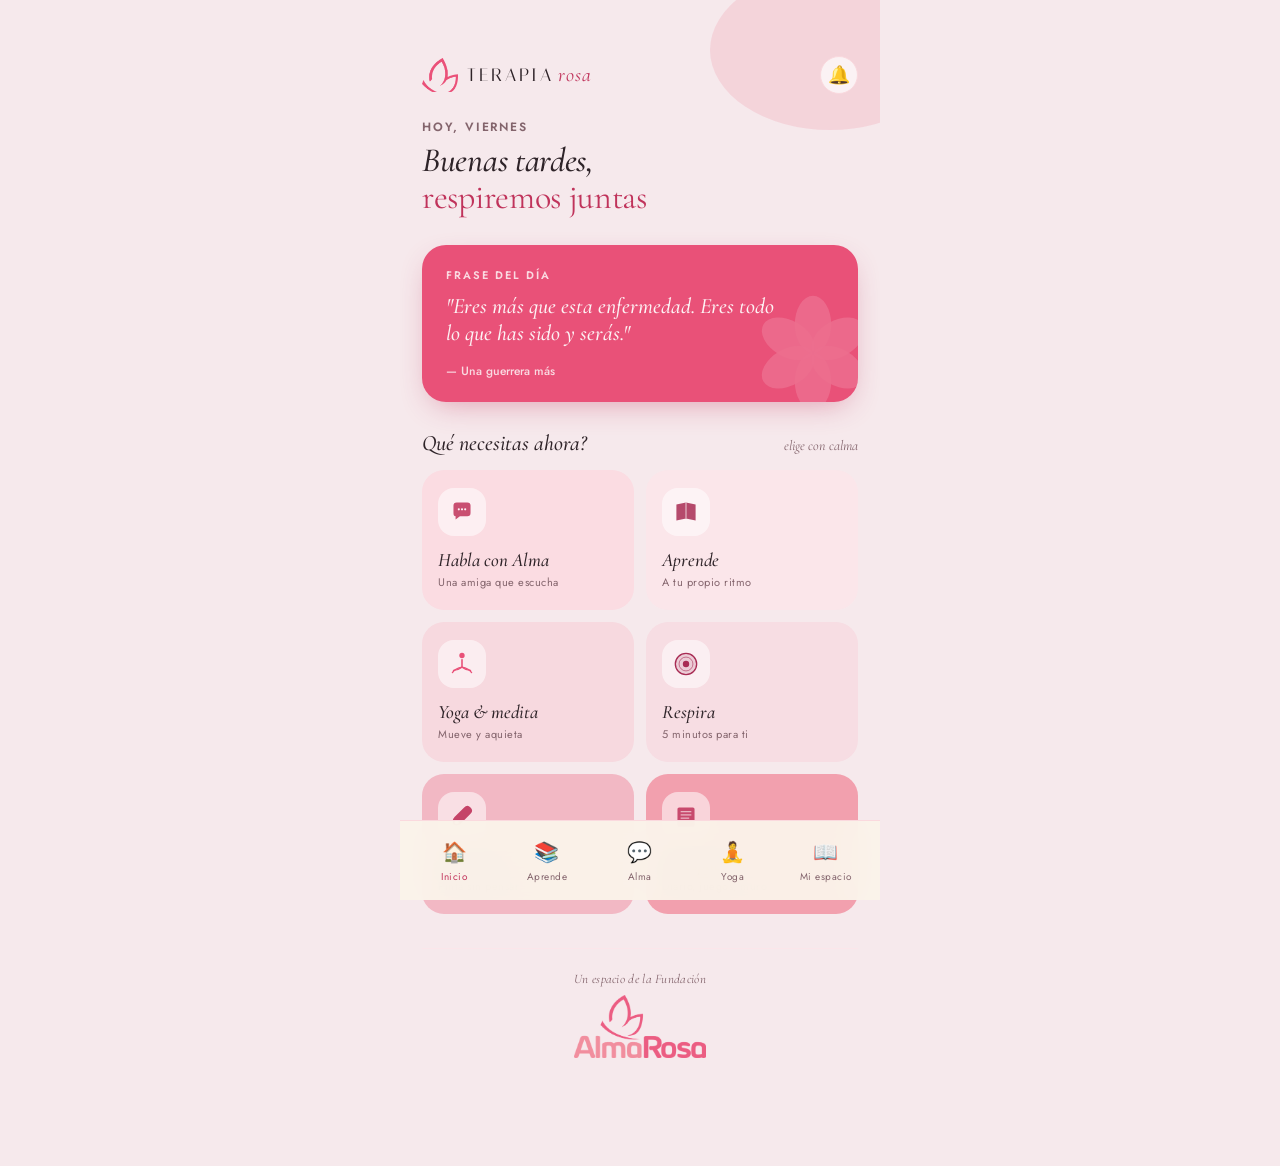
<file: public/index.html>
<!DOCTYPE html>
<html lang="es">
<head>
  <meta charset="UTF-8">
  <meta name="viewport" content="width=device-width, initial-scale=1.0, viewport-fit=cover">
  <meta name="theme-color" content="#FDF2F4">
  <title>Terapia Rosa · Inicio</title>
  <link rel="preconnect" href="https://fonts.googleapis.com">
  <link rel="preconnect" href="https://fonts.gstatic.com" crossorigin>
  <link href="https://fonts.googleapis.com/css2?family=Cormorant+Garamond:ital,wght@0,400;0,500;0,600;1,400;1,500&family=Italiana&family=Jost:wght@400;500;600&display=swap" rel="stylesheet">
  <link rel="stylesheet" href="styles/main.css">
  <link rel="manifest" href="manifest.json">
  <link rel="apple-touch-icon" href="apple-touch-icon.png">
  <link rel="icon" type="image/png" sizes="32x32" href="favicon-32.png">
  <link rel="icon" type="image/png" sizes="192x192" href="icon-192.png">
  <meta name="apple-mobile-web-app-capable" content="yes">
  <meta name="apple-mobile-web-app-status-bar-style" content="default">
  <meta name="apple-mobile-web-app-title" content="Terapia Rosa">
</head>
<body>
  <div class="app">
    <!-- Decoraciones -->
    <svg class="blob" style="top: -50px; right: -80px; opacity: 0.7;" width="260" height="200" viewBox="0 0 260 200">
      <ellipse cx="130" cy="100" rx="120" ry="80" fill="#F2B8C4" opacity="0.6"/>
    </svg>

    <!-- Top bar -->
    <header class="top-bar">
      <div class="brand">
        <img class="brand-logo" src="isotipo-almarosa.png" alt="Alma Rosa" width="36" height="34">
        <div class="brand-text">TERAPIA<span class="accent">rosa</span></div>
      </div>
      <button class="icon-btn" aria-label="Notificaciones">🔔</button>
    </header>

    <!-- Saludo -->
    <section class="greeting">
      <div class="greeting-eyebrow" id="greetingEyebrow">Hoy</div>
      <h1 class="greeting-title">
        <span id="greetingHello">Hola</span>,<br>
        <span class="upright">respiremos juntas</span>
      </h1>
    </section>

    <!-- Frase del día -->
    <section class="frase-card fade-in">
      <div class="deco">
        <svg width="130" height="130" viewBox="0 0 100 100">
          <g transform="translate(50 50)">
            <ellipse cx="0" cy="-22" rx="14" ry="22" fill="#FDF2F4" opacity="0.85"/>
            <ellipse cx="0" cy="-22" rx="14" ry="22" fill="#FDF2F4" opacity="0.85" transform="rotate(60)"/>
            <ellipse cx="0" cy="-22" rx="14" ry="22" fill="#FDF2F4" opacity="0.85" transform="rotate(120)"/>
            <ellipse cx="0" cy="-22" rx="14" ry="22" fill="#FDF2F4" opacity="0.85" transform="rotate(180)"/>
            <ellipse cx="0" cy="-22" rx="14" ry="22" fill="#FDF2F4" opacity="0.85" transform="rotate(240)"/>
            <ellipse cx="0" cy="-22" rx="14" ry="22" fill="#FDF2F4" opacity="0.85" transform="rotate(300)"/>
          </g>
        </svg>
      </div>
      <div class="label">Frase del día</div>
      <div class="quote" id="fraseTexto">"..."</div>
      <div class="author" id="fraseAutor">— ...</div>
    </section>

    <!-- Section: Qué necesitas ahora -->
    <div class="section-header">
      <h2 class="section-title">Qué necesitas ahora?</h2>
      <span class="section-link section-link-italic">elige con calma</span>
    </div>

    <div class="cards-grid" id="cardsGrid">
      <!-- Generado por JS -->
    </div>

    <!-- Crédito Fundación Alma Rosa -->
    <footer class="fundacion-credit">
      <span class="fundacion-label">Un espacio de la Fundación</span>
      <img class="fundacion-logo" src="logo-almarosa.png" alt="Fundación Alma Rosa" loading="lazy">
    </footer>

  </div>

  <script src="js/utils.js"></script>
  <script src="js/nav.js"></script>
  <script src="js/analytics.js"></script>
  <script>
    // ─── Saludo dinámico ────────────────────────────────────
    document.getElementById('greetingEyebrow').textContent = `Hoy, ${diaSemana()}`;
    const nombreGuardado = Storage.get('nombre', '');
    document.getElementById('greetingHello').textContent =
      nombreGuardado ? `${saludoHora()}, ${nombreGuardado}` : saludoHora();

    // ─── Frase del día ──────────────────────────────────────
    const frase = fraseDelDia();
    document.getElementById('fraseTexto').textContent = `"${frase.texto}"`;
    document.getElementById('fraseAutor').textContent = `— ${frase.autor}`;

    // ─── Tarjetas de navegación ─────────────────────────────
    const cards = [
      { href: 'chat.html', title: 'Habla con Alma', sub: 'Una amiga que escucha',
        bg: '#FBDCE2', accent: '#C0335B',
        svg: `<svg width="32" height="32" viewBox="0 0 60 60" fill="none">
          <path d="M14 18 Q14 12 20 12 L40 12 Q46 12 46 18 L46 32 Q46 38 40 38 L26 38 L18 44 L18 38 Q14 38 14 32 Z" fill="#C0335B" opacity="0.85"/>
          <circle cx="24" cy="25" r="2" fill="#FDF2F4"/>
          <circle cx="30" cy="25" r="2" fill="#FDF2F4"/>
          <circle cx="36" cy="25" r="2" fill="#FDF2F4"/>
        </svg>` },
      { href: 'biblioteca.html', title: 'Aprende', sub: 'A tu propio ritmo',
        bg: '#FBE6EA', accent: '#A82C54',
        svg: `<svg width="32" height="32" viewBox="0 0 60 60" fill="none">
          <path d="M12 16 L12 46 L30 42 L48 46 L48 16 L30 12 Z" fill="#A82C54" opacity="0.85"/>
          <path d="M30 12 L30 42" stroke="#FDF2F4" stroke-width="1.5"/>
        </svg>` },
      { href: 'bienestar.html', title: 'Yoga & medita', sub: 'Mueve y aquieta',
        bg: '#F7D9DF', accent: '#E95178',
        svg: `<svg width="32" height="32" viewBox="0 0 60 60" fill="none">
          <circle cx="30" cy="14" r="5" fill="#E95178"/>
          <path d="M30 22 Q30 30 30 36" stroke="#E95178" stroke-width="3" stroke-linecap="round"/>
          <path d="M30 36 Q18 38 12 46 M30 36 Q42 38 48 46" stroke="#E95178" stroke-width="2.5" stroke-linecap="round" fill="none"/>
          <path d="M30 36 Q22 42 14 42 M30 36 Q38 42 46 42" stroke="#E95178" stroke-width="2.5" stroke-linecap="round" fill="none"/>
        </svg>` },
      { href: 'respiracion.html', title: 'Respira', sub: '5 minutos para ti',
        bg: '#F7DDE3', accent: '#A82C54',
        svg: `<svg width="32" height="32" viewBox="0 0 60 60" fill="none">
          <circle cx="30" cy="30" r="20" stroke="#A82C54" stroke-width="2.5" fill="#A82C54" fill-opacity="0.18"/>
          <circle cx="30" cy="30" r="13" stroke="#A82C54" stroke-width="1.8" fill="none" opacity="0.6"/>
          <circle cx="30" cy="30" r="6" fill="#A82C54"/>
        </svg>` },
      { href: 'colorear.html', title: 'Colorear', sub: 'Pinta sin pensar',
        bg: '#F2B8C4', accent: '#C0335B',
        svg: `<svg width="32" height="32" viewBox="0 0 60 60" fill="none">
          <path d="M14 46 Q10 38 16 32 L34 14 Q40 8 46 14 Q52 20 46 26 L28 44 Q22 50 14 46 Z" fill="#C0335B" opacity="0.9"/>
          <ellipse cx="20" cy="42" rx="4" ry="3" fill="#FDF2F4"/>
        </svg>` },
      { href: 'mi-espacio.html', title: 'Mi espacio', sub: 'Diario, juegos, muro',
        bg: '#F2A0AE', accent: '#C0335B',
        svg: `<svg width="32" height="32" viewBox="0 0 60 60" fill="none">
          <rect x="14" y="14" width="32" height="36" rx="3" fill="#C0335B" opacity="0.85"/>
          <line x1="20" y1="22" x2="40" y2="22" stroke="#FDF2F4" stroke-width="1.5"/>
          <line x1="20" y1="28" x2="40" y2="28" stroke="#FDF2F4" stroke-width="1.5"/>
          <line x1="20" y1="34" x2="36" y2="34" stroke="#FDF2F4" stroke-width="1.5"/>
        </svg>` },
    ];

    document.getElementById('cardsGrid').innerHTML = cards.map(c => `
      <a href="${c.href}" class="nav-card" style="background: ${c.bg};">
        <div class="icon-wrap">${c.svg}</div>
        <div>
          <div class="title">${c.title}</div>
          <div class="sub">${c.sub}</div>
        </div>
      </a>
    `).join('');
  </script>
</body>
</html>
</file>
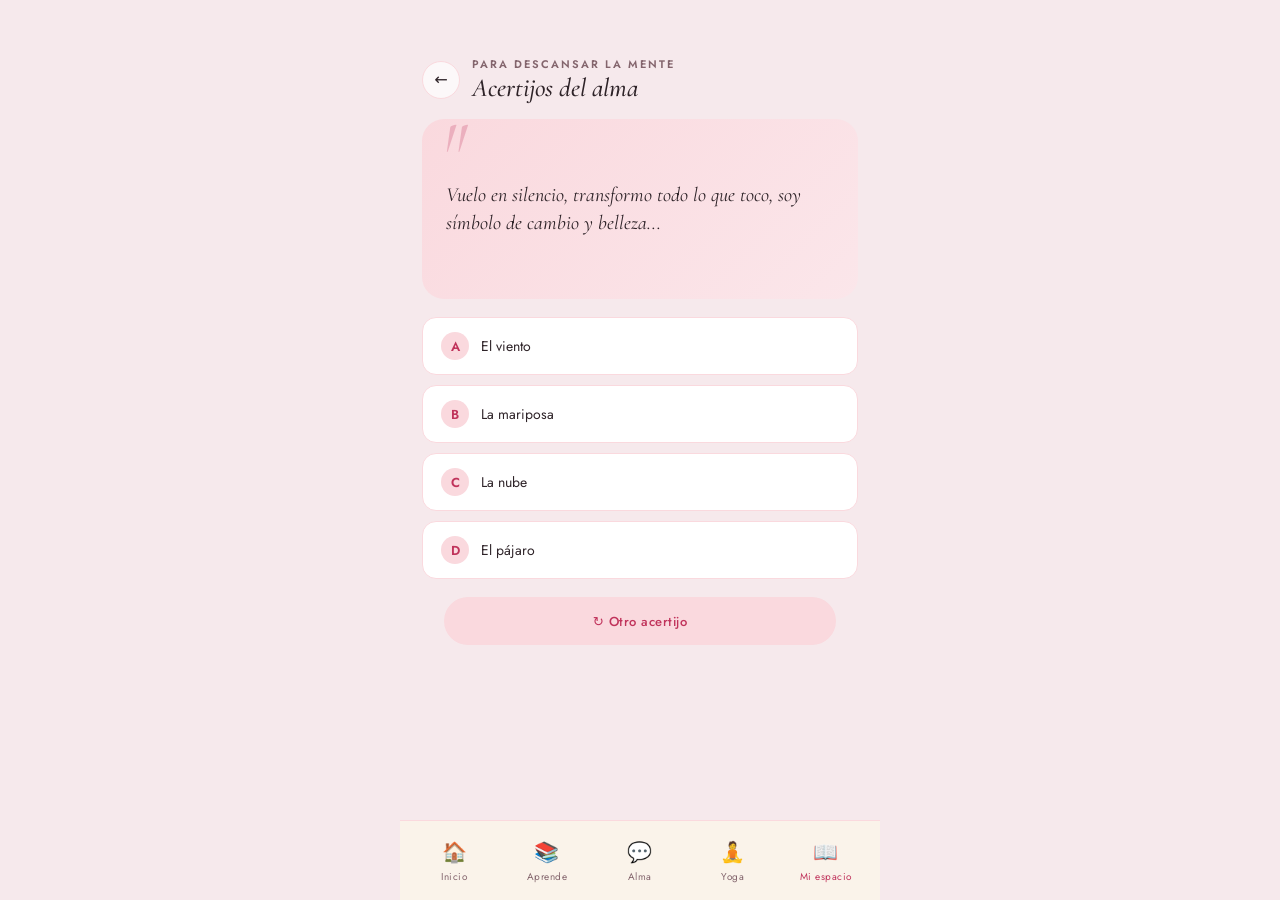
<file: public/acertijos.html>
<!DOCTYPE html>
<html lang="es">
<head>
  <meta charset="UTF-8">
  <meta name="viewport" content="width=device-width, initial-scale=1.0">
  <meta name="theme-color" content="#FDF2F4">
  <title>Acertijos del alma · Terapia Rosa</title>
  <link rel="preconnect" href="https://fonts.googleapis.com">
  <link rel="preconnect" href="https://fonts.gstatic.com" crossorigin>
  <link href="https://fonts.googleapis.com/css2?family=Cormorant+Garamond:ital,wght@0,400;0,500;1,400;1,500&family=Italiana&family=Jost:wght@400;500;600&display=swap" rel="stylesheet">
  <link rel="stylesheet" href="styles/main.css">
  <link rel="manifest" href="/manifest.json">
  <link rel="apple-touch-icon" href="/apple-touch-icon.png">
  <link rel="icon" type="image/png" sizes="32x32" href="/favicon-32.png">
  <link rel="icon" type="image/png" sizes="192x192" href="/icon-192.png">
  <meta name="apple-mobile-web-app-capable" content="yes">
  <meta name="apple-mobile-web-app-status-bar-style" content="default">
  <meta name="apple-mobile-web-app-title" content="Terapia Rosa">
</head>
<body>
  <div class="app">
    <header class="page-header">
      <a href="juegos.html" class="back-btn" aria-label="Volver">←</a>
      <div>
        <div class="page-eyebrow">Para descansar la mente</div>
        <div class="page-title">Acertijos del alma</div>
      </div>
    </header>

    <div class="acertijos-container" id="acertijosContainer"></div>

  </div>
  <script src="js/utils.js"></script>
  <script src="js/acertijos.js"></script>
  <script src="js/nav.js"></script>
  <script src="js/analytics.js"></script>
  <script>newAcertijo();</script>
</body>
</html>
</file>
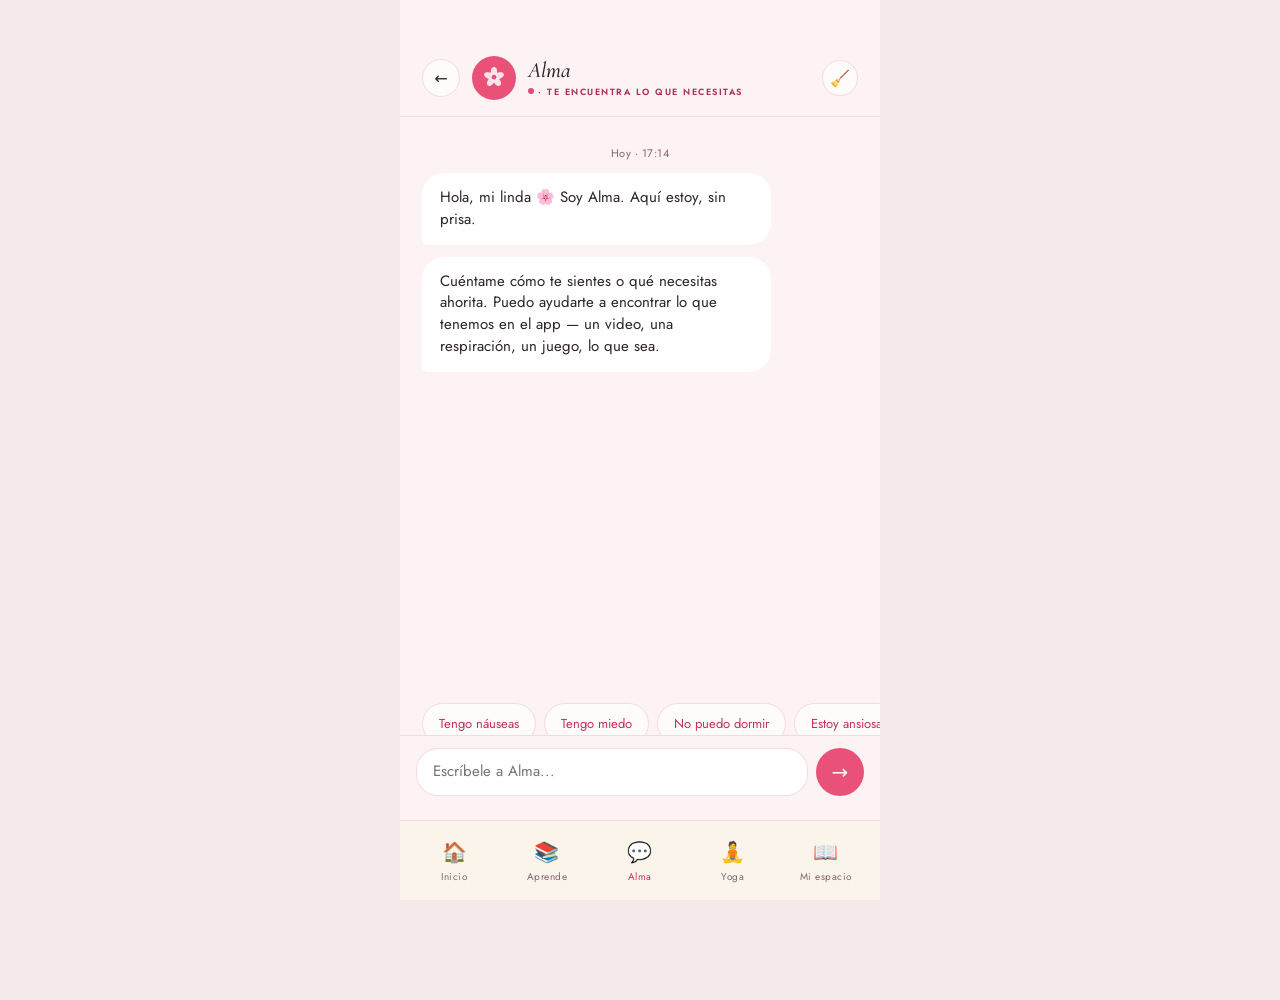
<file: public/chat.html>
<!DOCTYPE html>
<html lang="es">
<head>
  <meta charset="UTF-8">
  <meta name="viewport" content="width=device-width, initial-scale=1.0">
  <meta name="theme-color" content="#FDF2F4">
  <title>Habla con Alma · Terapia Rosa</title>
  <link rel="preconnect" href="https://fonts.googleapis.com">
  <link rel="preconnect" href="https://fonts.gstatic.com" crossorigin>
  <link href="https://fonts.googleapis.com/css2?family=Cormorant+Garamond:ital,wght@0,400;0,500;1,400;1,500&family=Italiana&family=Jost:wght@400;500;600&display=swap" rel="stylesheet">
  <link rel="stylesheet" href="styles/main.css">
  <link rel="manifest" href="/manifest.json">
  <link rel="apple-touch-icon" href="/apple-touch-icon.png">
  <link rel="icon" type="image/png" sizes="32x32" href="/favicon-32.png">
  <link rel="icon" type="image/png" sizes="192x192" href="/icon-192.png">
  <meta name="apple-mobile-web-app-capable" content="yes">
  <meta name="apple-mobile-web-app-status-bar-style" content="default">
  <meta name="apple-mobile-web-app-title" content="Terapia Rosa">
</head>
<body>
  <div class="app">
    <div class="chat-container">

      <header class="chat-header">
        <a href="index.html" class="back-btn" aria-label="Volver">←</a>
        <div class="alma-avatar">
          <svg width="24" height="24" viewBox="0 0 60 60">
            <g transform="translate(30 28)">
              <ellipse cx="0" cy="-13" rx="8" ry="13" fill="#FDF2F4" opacity="0.9"/>
              <ellipse cx="0" cy="-13" rx="8" ry="13" fill="#FDF2F4" opacity="0.9" transform="rotate(72)"/>
              <ellipse cx="0" cy="-13" rx="8" ry="13" fill="#FDF2F4" opacity="0.9" transform="rotate(144)"/>
              <ellipse cx="0" cy="-13" rx="8" ry="13" fill="#FDF2F4" opacity="0.9" transform="rotate(216)"/>
              <ellipse cx="0" cy="-13" rx="8" ry="13" fill="#FDF2F4" opacity="0.9" transform="rotate(288)"/>
              <circle r="6" fill="#E95178"/>
            </g>
          </svg>
        </div>
        <div class="alma-info">
          <div class="alma-name"><em>Alma</em></div>
          <div class="alma-status" style="letter-spacing:1.5px; text-transform:uppercase; font-size:9px; font-weight:600;">· Te encuentra lo que necesitas</div>
        </div>
        <button class="icon-btn chat-clear-btn" id="clearBtn"
                aria-label="Limpiar conversación" title="Limpiar conversación (privacidad)">🧹</button>
      </header>

      <div class="messages-area" id="messagesArea">
        <div class="message-time" style="text-align:center; font-size:11px; color:var(--texto-suave); padding:8px 0 12px; letter-spacing:0.5px;">Hoy · <span id="chatTimeNow"></span></div>
        <div class="message alma">
          Hola, mi linda 🌸 Soy Alma. Aquí estoy, sin prisa.
        </div>
        <div class="message alma">
          Cuéntame cómo te sientes o qué necesitas ahorita. Puedo ayudarte a encontrar lo que tenemos en el app — un video, una respiración, un juego, lo que sea.
        </div>
      </div>

      <div class="quick-replies" id="quickReplies">
        <button class="quick-reply" data-msg="Tengo náuseas">Tengo náuseas</button>
        <button class="quick-reply" data-msg="Tengo miedo">Tengo miedo</button>
        <button class="quick-reply" data-msg="No puedo dormir">No puedo dormir</button>
        <button class="quick-reply" data-msg="Estoy ansiosa">Estoy ansiosa</button>
        <button class="quick-reply" data-msg="Necesito distraerme">Necesito distraerme</button>
        <button class="quick-reply" data-msg="Quiero llorar">Quiero llorar</button>
      </div>

      <div class="input-area">
        <textarea id="inputText" class="input-text"
          placeholder="Escríbele a Alma..."
          rows="1" maxlength="1000"></textarea>
        <button class="send-btn" id="sendBtn" aria-label="Enviar">→</button>
      </div>

    </div><!-- .chat-container -->
  </div>

  <script src="js/utils.js"></script>
  <script>
    (function () {
      const now = new Date();
      const hh = String(now.getHours()).padStart(2, '0');
      const mm = String(now.getMinutes()).padStart(2, '0');
      const el = document.getElementById('chatTimeNow');
      if (el) el.textContent = `${hh}:${mm}`;
    })();
  </script>
  <script src="js/chat.js"></script>
  <script src="js/nav.js"></script>
  <script src="js/analytics.js"></script>
</body>
</html>
</file>
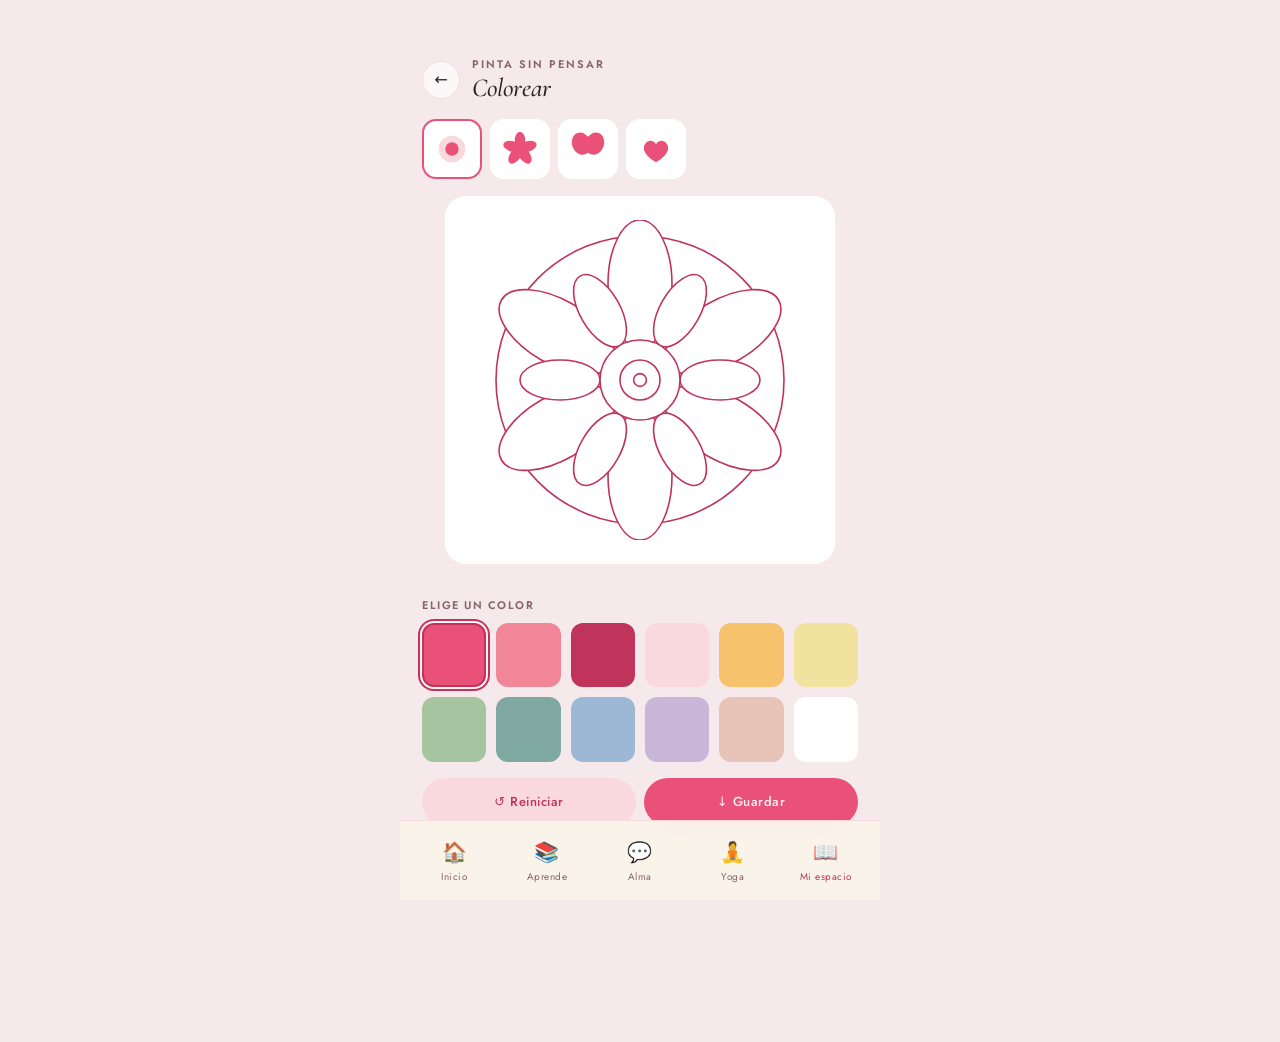
<file: public/colorear.html>
<!DOCTYPE html>
<html lang="es">
<head>
  <meta charset="UTF-8">
  <meta name="viewport" content="width=device-width, initial-scale=1.0">
  <meta name="theme-color" content="#FDF2F4">
  <title>Colorear · Terapia Rosa</title>
  <link rel="preconnect" href="https://fonts.googleapis.com">
  <link rel="preconnect" href="https://fonts.gstatic.com" crossorigin>
  <link href="https://fonts.googleapis.com/css2?family=Cormorant+Garamond:ital,wght@0,400;0,500;1,400;1,500&family=Italiana&family=Jost:wght@400;500;600&display=swap" rel="stylesheet">
  <link rel="stylesheet" href="styles/main.css">
  <style>
    .colorear-container {
      padding-bottom: 100px;
    }

    .canvas-area {
      padding: 0 22px 16px;
    }

    .canvas-frame {
      background: var(--papel);
      border-radius: 22px;
      padding: 24px;
      border: 1px solid rgba(192, 51, 91, 0.1);
      display: grid;
      place-items: center;
    }

    .canvas-frame svg {
      width: 100%;
      max-width: 320px;
      height: auto;
    }

    .canvas-frame svg .colorable {
      cursor: pointer;
      transition: opacity 0.2s;
    }

    .canvas-frame svg .colorable:hover {
      opacity: 0.85;
    }

    .palette-section {
      padding: 0 22px;
    }

    .palette-label {
      font-size: 11px;
      letter-spacing: 1.5px;
      text-transform: uppercase;
      color: var(--texto-suave);
      font-weight: 600;
      margin-bottom: 10px;
    }

    .palette {
      display: grid;
      grid-template-columns: repeat(6, 1fr);
      gap: 10px;
    }

    .swatch {
      aspect-ratio: 1;
      border-radius: 12px;
      cursor: pointer;
      border: 2px solid transparent;
      transition: all 0.2s;
      position: relative;
    }

    .swatch:hover {
      transform: scale(1.05);
    }

    .swatch.selected {
      border-color: var(--rosa-profundo);
      box-shadow: 0 0 0 2px var(--crema), 0 0 0 4px var(--rosa-profundo);
    }

    .designs-row {
      display: flex;
      gap: 8px;
      padding: 0 22px 16px;
      overflow-x: auto;
    }

    .design-thumb {
      width: 60px;
      height: 60px;
      border-radius: 14px;
      background: var(--papel);
      border: 2px solid transparent;
      flex-shrink: 0;
      cursor: pointer;
      display: grid;
      place-items: center;
      padding: 8px;
    }

    .design-thumb.active {
      border-color: var(--rosa-fuerte);
    }

    .design-thumb svg {
      width: 100%;
      height: 100%;
    }

    .actions {
      display: flex;
      gap: 8px;
      padding: 16px 22px;
    }

    .actions .btn {
      flex: 1;
      font-size: 13px;
    }
  </style>
  <link rel="manifest" href="/manifest.json">
  <link rel="apple-touch-icon" href="/apple-touch-icon.png">
  <link rel="icon" type="image/png" sizes="32x32" href="/favicon-32.png">
  <link rel="icon" type="image/png" sizes="192x192" href="/icon-192.png">
  <meta name="apple-mobile-web-app-capable" content="yes">
  <meta name="apple-mobile-web-app-status-bar-style" content="default">
  <meta name="apple-mobile-web-app-title" content="Terapia Rosa">
</head>
<body>
  <div class="app">
    <div class="colorear-container">
      <header class="page-header">
        <a href="index.html" class="back-btn" aria-label="Volver">←</a>
        <div>
          <div class="page-eyebrow">Pinta sin pensar</div>
          <div class="page-title">Colorear</div>
        </div>
      </header>

      <div class="designs-row" id="designsRow"></div>

      <div class="canvas-area">
        <div class="canvas-frame" id="canvasFrame"></div>
      </div>

      <div class="palette-section">
        <div class="palette-label">Elige un color</div>
        <div class="palette" id="palette"></div>
      </div>

      <div class="actions">
        <button class="btn btn-soft" id="resetBtn">↺ Reiniciar</button>
        <button class="btn btn-primary" id="downloadBtn">↓ Guardar</button>
      </div>
    </div>

  </div>

  <script src="js/utils.js"></script>
  <script src="js/nav.js"></script>
  <script src="js/analytics.js"></script>
  <script>
    // ─── Paleta de 12 colores cálidos ─────────────────────────
    const palette = [
      '#E95178', '#F08697', '#C0335B', '#FAD9DE',
      '#F6C26B', '#F2E2A0', '#A7C4A0', '#7FA8A0',
      '#9DB8D4', '#C9B6D9', '#E8C4B8', '#FFFFFF',
    ];

    // ─── Diseños SVG (mandala, flor, mariposa, frase) ─────────
    const designs = [
      {
        name: 'Mandala',
        thumb: `<svg viewBox="0 0 60 60"><circle cx="30" cy="30" r="20" fill="#FAD9DE"/><circle cx="30" cy="30" r="10" fill="#E95178"/></svg>`,
        svg: `
          <svg viewBox="0 0 400 400" xmlns="http://www.w3.org/2000/svg">
            <circle class="colorable" cx="200" cy="200" r="180" fill="#FFFFFF" stroke="#C0335B" stroke-width="2"/>
            ${[0, 60, 120, 180, 240, 300].map(deg => `
              <ellipse class="colorable" cx="200" cy="80" rx="40" ry="80" fill="#FFFFFF" stroke="#C0335B" stroke-width="2" transform="rotate(${deg} 200 200)"/>
            `).join('')}
            ${[30, 90, 150, 210, 270, 330].map(deg => `
              <ellipse class="colorable" cx="200" cy="100" rx="25" ry="50" fill="#FFFFFF" stroke="#C0335B" stroke-width="2" transform="rotate(${deg} 200 200)"/>
            `).join('')}
            <circle class="colorable" cx="200" cy="200" r="50" fill="#FFFFFF" stroke="#C0335B" stroke-width="2"/>
            <circle class="colorable" cx="200" cy="200" r="25" fill="#FFFFFF" stroke="#C0335B" stroke-width="2"/>
            <circle class="colorable" cx="200" cy="200" r="8" fill="#FFFFFF" stroke="#C0335B" stroke-width="2"/>
          </svg>
        `,
      },
      {
        name: 'Flor',
        thumb: `<svg viewBox="0 0 60 60"><g transform="translate(30 30)"><ellipse cx="0" cy="-12" rx="8" ry="14" fill="#E95178"/><ellipse cx="0" cy="-12" rx="8" ry="14" fill="#E95178" transform="rotate(72)"/><ellipse cx="0" cy="-12" rx="8" ry="14" fill="#E95178" transform="rotate(144)"/><ellipse cx="0" cy="-12" rx="8" ry="14" fill="#E95178" transform="rotate(216)"/><ellipse cx="0" cy="-12" rx="8" ry="14" fill="#E95178" transform="rotate(288)"/></g></svg>`,
        svg: `
          <svg viewBox="0 0 400 400" xmlns="http://www.w3.org/2000/svg">
            <g transform="translate(200 200)">
              ${[0, 72, 144, 216, 288].map(deg => `
                <ellipse class="colorable" cx="0" cy="-90" rx="55" ry="100" fill="#FFFFFF" stroke="#C0335B" stroke-width="2.5" transform="rotate(${deg})"/>
              `).join('')}
              ${[36, 108, 180, 252, 324].map(deg => `
                <ellipse class="colorable" cx="0" cy="-70" rx="35" ry="70" fill="#FFFFFF" stroke="#C0335B" stroke-width="2.5" transform="rotate(${deg})"/>
              `).join('')}
              <circle class="colorable" cx="0" cy="0" r="40" fill="#FFFFFF" stroke="#C0335B" stroke-width="2.5"/>
              <circle class="colorable" cx="0" cy="0" r="20" fill="#FFFFFF" stroke="#C0335B" stroke-width="2.5"/>
            </g>
            <path class="colorable" d="M 200 280 Q 200 320 200 380" fill="none" stroke="#C0335B" stroke-width="3"/>
            <ellipse class="colorable" cx="160" cy="320" rx="35" ry="14" fill="#FFFFFF" stroke="#C0335B" stroke-width="2" transform="rotate(-25 160 320)"/>
            <ellipse class="colorable" cx="240" cy="340" rx="35" ry="14" fill="#FFFFFF" stroke="#C0335B" stroke-width="2" transform="rotate(25 240 340)"/>
          </svg>
        `,
      },
      {
        name: 'Mariposa',
        thumb: `<svg viewBox="0 0 60 60"><ellipse cx="20" cy="22" rx="14" ry="17" fill="#E95178" transform="rotate(-20 20 22)"/><ellipse cx="40" cy="22" rx="14" ry="17" fill="#E95178" transform="rotate(20 40 22)"/></svg>`,
        svg: `
          <svg viewBox="0 0 400 400" xmlns="http://www.w3.org/2000/svg">
            <ellipse class="colorable" cx="130" cy="160" rx="90" ry="110" fill="#FFFFFF" stroke="#C0335B" stroke-width="2.5" transform="rotate(-20 130 160)"/>
            <ellipse class="colorable" cx="270" cy="160" rx="90" ry="110" fill="#FFFFFF" stroke="#C0335B" stroke-width="2.5" transform="rotate(20 270 160)"/>
            <ellipse class="colorable" cx="130" cy="270" rx="60" ry="70" fill="#FFFFFF" stroke="#C0335B" stroke-width="2.5" transform="rotate(-10 130 270)"/>
            <ellipse class="colorable" cx="270" cy="270" rx="60" ry="70" fill="#FFFFFF" stroke="#C0335B" stroke-width="2.5" transform="rotate(10 270 270)"/>
            <circle class="colorable" cx="130" cy="160" r="20" fill="#FFFFFF" stroke="#C0335B" stroke-width="2"/>
            <circle class="colorable" cx="270" cy="160" r="20" fill="#FFFFFF" stroke="#C0335B" stroke-width="2"/>
            <ellipse class="colorable" cx="200" cy="220" rx="15" ry="100" fill="#FFFFFF" stroke="#C0335B" stroke-width="2.5"/>
            <circle class="colorable" cx="200" cy="120" r="14" fill="#FFFFFF" stroke="#C0335B" stroke-width="2.5"/>
          </svg>
        `,
      },
      {
        name: 'Corazón',
        thumb: `<svg viewBox="0 0 60 60"><path d="M30 50 C 14 40 8 30 14 22 C 19 15 27 17 30 23 C 33 17 41 15 46 22 C 52 30 46 40 30 50 Z" fill="#E95178"/></svg>`,
        svg: `
          <svg viewBox="0 0 400 400" xmlns="http://www.w3.org/2000/svg">
            <path class="colorable" d="M 200 340 C 80 280 30 200 90 130 C 130 80 180 100 200 150 C 220 100 270 80 310 130 C 370 200 320 280 200 340 Z" fill="#FFFFFF" stroke="#C0335B" stroke-width="3"/>
            <path class="colorable" d="M 200 290 C 130 250 100 200 130 165 C 160 130 195 145 200 170 C 205 145 240 130 270 165 C 300 200 270 250 200 290 Z" fill="#FFFFFF" stroke="#C0335B" stroke-width="2.5"/>
            <path class="colorable" d="M 200 250 C 160 230 145 200 160 180 C 180 160 200 175 200 190 C 200 175 220 160 240 180 C 255 200 240 230 200 250 Z" fill="#FFFFFF" stroke="#C0335B" stroke-width="2"/>
          </svg>
        `,
      },
    ];

    let selectedColor = palette[0];
    let currentDesign = 0;

    const designsRow = document.getElementById('designsRow');
    const canvasFrame = document.getElementById('canvasFrame');
    const paletteEl = document.getElementById('palette');

    // Render designs
    designs.forEach((d, i) => {
      const btn = document.createElement('button');
      btn.className = 'design-thumb' + (i === 0 ? ' active' : '');
      btn.innerHTML = d.thumb;
      btn.dataset.idx = i;
      btn.title = d.name;
      btn.addEventListener('click', () => loadDesign(i));
      designsRow.appendChild(btn);
    });

    // Render palette
    palette.forEach((color, i) => {
      const sw = document.createElement('button');
      sw.className = 'swatch' + (i === 0 ? ' selected' : '');
      sw.style.background = color;
      sw.dataset.color = color;
      sw.addEventListener('click', () => {
        document.querySelectorAll('.swatch').forEach(s => s.classList.remove('selected'));
        sw.classList.add('selected');
        selectedColor = color;
      });
      paletteEl.appendChild(sw);
    });

    function loadDesign(idx) {
      currentDesign = idx;
      document.querySelectorAll('.design-thumb').forEach(t => t.classList.remove('active'));
      document.querySelectorAll('.design-thumb')[idx].classList.add('active');
      canvasFrame.innerHTML = designs[idx].svg;

      // Bind clicks to colorable elements
      canvasFrame.querySelectorAll('.colorable').forEach(el => {
        el.addEventListener('click', (e) => {
          e.stopPropagation();
          el.setAttribute('fill', selectedColor);
        });
      });
    }

    document.getElementById('resetBtn').addEventListener('click', () => {
      loadDesign(currentDesign);
    });

    document.getElementById('downloadBtn').addEventListener('click', () => {
      const svg = canvasFrame.querySelector('svg');
      if (!svg) return;
      const serializer = new XMLSerializer();
      const svgStr = serializer.serializeToString(svg);
      const blob = new Blob([svgStr], { type: 'image/svg+xml' });
      const url = URL.createObjectURL(blob);
      const a = document.createElement('a');
      a.href = url;
      a.download = `terapia-rosa-${designs[currentDesign].name.toLowerCase()}.svg`;
      a.click();
      URL.revokeObjectURL(url);
    });

    // Init
    loadDesign(0);
  </script>
</body>
</html>
</file>
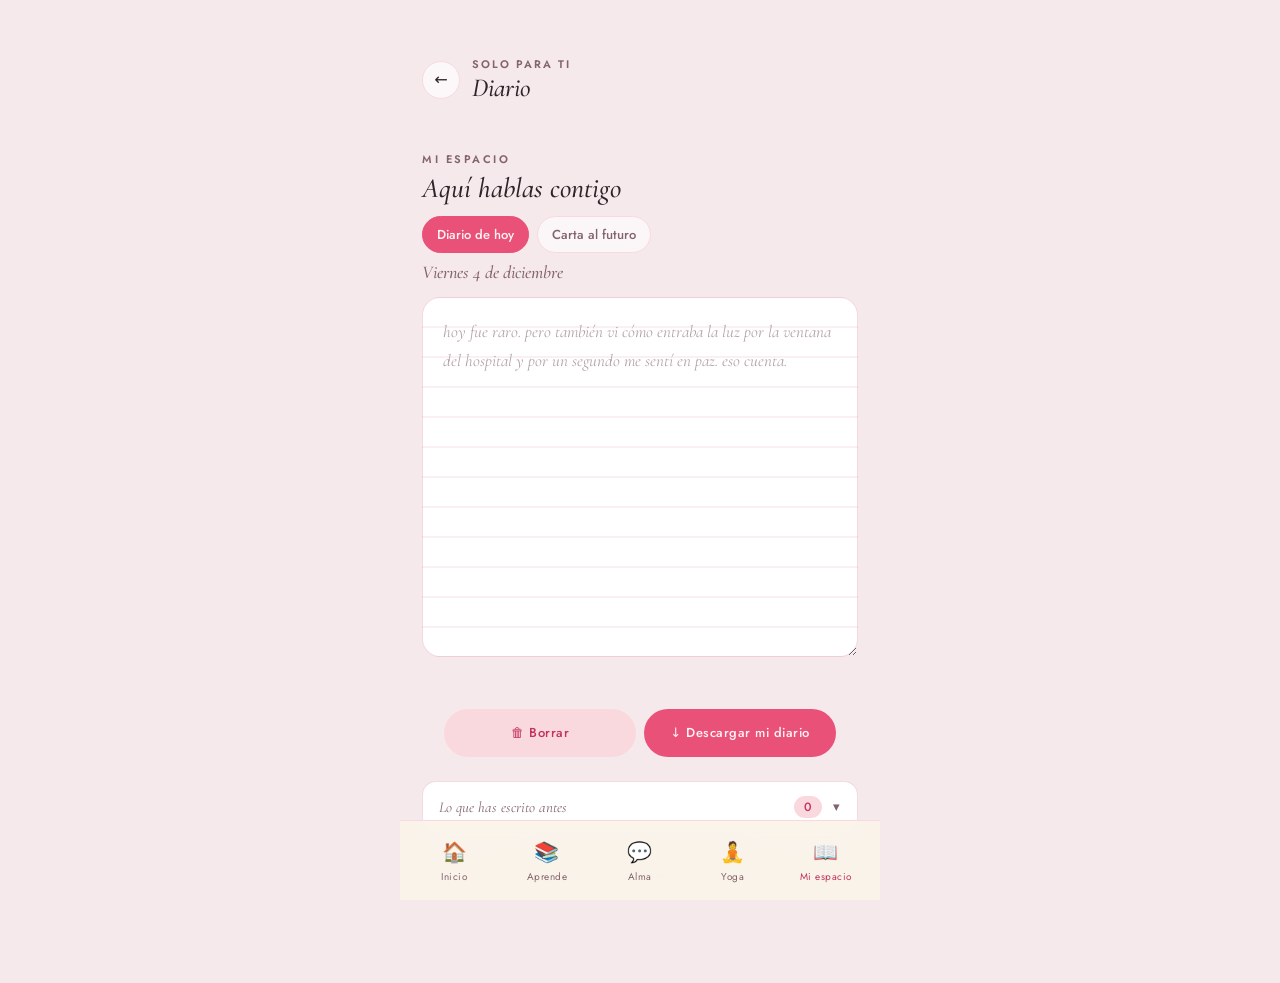
<file: public/diario.html>
<!DOCTYPE html>
<html lang="es">
<head>
  <meta charset="UTF-8">
  <meta name="viewport" content="width=device-width, initial-scale=1.0">
  <meta name="theme-color" content="#FDF2F4">
  <title>Diario · Terapia Rosa</title>
  <link rel="preconnect" href="https://fonts.googleapis.com">
  <link rel="preconnect" href="https://fonts.gstatic.com" crossorigin>
  <link href="https://fonts.googleapis.com/css2?family=Cormorant+Garamond:ital,wght@0,400;0,500;1,400;1,500&family=Italiana&family=Jost:wght@400;500;600&display=swap" rel="stylesheet">
  <link rel="stylesheet" href="styles/main.css">
  <style>
    .diario-container {
      padding: 0 22px;
    }

    .date-display {
      font-family: var(--serif);
      font-style: italic;
      font-size: 18px;
      color: var(--texto-suave);
      margin-bottom: 14px;
      font-weight: 500;
    }

    .diario-textarea {
      width: 100%;
      min-height: 360px;
      background: var(--papel);
      border: 1px solid rgba(192, 51, 91, 0.18);
      border-radius: 18px;
      padding: 20px;
      font-family: var(--serif);
      font-size: 17px;
      line-height: 1.7;
      color: var(--texto-oscuro);
      resize: vertical;
      background-image: linear-gradient(transparent 0px, transparent 28px, rgba(192, 51, 91, 0.08) 28px, rgba(192, 51, 91, 0.08) 29px);
      background-size: 100% 30px;
    }
    .diario-textarea::placeholder {
      color: var(--texto-suave);
      opacity: 0.6;
      font-style: italic;
    }
    .diario-footer-note {
      text-align: center;
      font-size: 11px;
      color: var(--texto-suave);
      margin-top: 14px;
      font-style: italic;
    }

    .diario-textarea:focus {
      border-color: var(--rosa-fuerte);
    }

    .actions {
      display: flex;
      gap: 8px;
      margin-top: 16px;
    }

    .actions .btn {
      flex: 1;
    }

    .saved-msg {
      text-align: center;
      color: var(--verde-oscuro);
      font-size: 13px;
      margin-top: 12px;
      opacity: 0;
      transition: opacity 0.3s;
    }

    .saved-msg.show { opacity: 1; }

    .past-toggle {
      margin-top: 24px;
      width: 100%;
      padding: 14px 16px;
      background: var(--papel);
      border: 1px solid rgba(192, 51, 91, 0.18);
      border-radius: 14px;
      display: flex;
      justify-content: space-between;
      align-items: center;
      font-family: var(--serif);
      font-style: italic;
      font-size: 15px;
      color: var(--texto-suave);
      cursor: pointer;
      transition: background 0.2s;
    }
    .past-toggle:hover { background: var(--crema-profunda); }
    .past-toggle .count-pill {
      background: var(--rosa-base);
      color: var(--rosa-profundo);
      padding: 2px 10px;
      border-radius: 999px;
      font-family: var(--sans);
      font-style: normal;
      font-size: 12px;
      font-weight: 500;
      letter-spacing: 0;
    }
    .past-toggle .arrow { font-size: 14px; transition: transform 0.2s; }
    .past-toggle.open .arrow { transform: rotate(180deg); }

    .past-list {
      margin-top: 12px;
      display: none;
      flex-direction: column;
      gap: 10px;
    }
    .past-list.open { display: flex; }

    .past-entry {
      background: var(--papel);
      border: 1px solid rgba(192, 51, 91, 0.15);
      border-radius: 14px;
      padding: 14px 16px;
    }
    .past-entry .date {
      font-family: var(--sans);
      font-size: 11px;
      letter-spacing: 1.5px;
      text-transform: uppercase;
      color: var(--rosa-profundo);
      font-weight: 600;
      margin-bottom: 8px;
    }
    .past-entry .text {
      font-family: var(--serif);
      font-size: 15px;
      line-height: 1.55;
      color: var(--texto-oscuro);
      white-space: pre-wrap;
      word-wrap: break-word;
    }
    .past-entry .delete-btn {
      margin-top: 10px;
      font-size: 11px;
      color: var(--texto-suave);
      cursor: pointer;
      background: none;
      border: none;
      padding: 4px 0;
      font-style: italic;
    }
    .past-entry .delete-btn:hover { color: var(--rosa-profundo); }

    .empty-past {
      text-align: center;
      font-style: italic;
      font-size: 13px;
      color: var(--texto-suave);
      padding: 16px;
    }
  </style>
  <link rel="manifest" href="/manifest.json">
  <link rel="apple-touch-icon" href="/apple-touch-icon.png">
  <link rel="icon" type="image/png" sizes="32x32" href="/favicon-32.png">
  <link rel="icon" type="image/png" sizes="192x192" href="/icon-192.png">
  <meta name="apple-mobile-web-app-capable" content="yes">
  <meta name="apple-mobile-web-app-status-bar-style" content="default">
  <meta name="apple-mobile-web-app-title" content="Terapia Rosa">
</head>
<body>
  <div class="app">
    <header class="page-header">
      <a href="mi-espacio.html" class="back-btn" aria-label="Volver">←</a>
      <div>
        <div class="page-eyebrow">Solo para ti</div>
        <div class="page-title">Diario</div>
      </div>
    </header>

    <div class="combo-eyebrow">Mi espacio</div>
    <div class="combo-title"><em>Aquí hablas contigo</em></div>

    <div class="tabs-row" id="diaryTabs">
      <button class="tab-pill active" data-tab="hoy">Diario de hoy</button>
      <button class="tab-pill" data-tab="futuro">Carta al futuro</button>
    </div>

    <div class="diario-container">
      <div class="date-display" id="dateDisplay"></div>

      <textarea
        id="diarioText"
        class="diario-textarea"
        placeholder="hoy fue raro. pero también vi cómo entraba la luz por la ventana del hospital y por un segundo me sentí en paz. eso cuenta."></textarea>

      <div class="diario-footer-note" id="autoSavedNote">guardado</div>

      <div class="actions" style="margin-top: 16px;">
        <button class="btn btn-soft" id="clearBtn">🗑 Borrar</button>
        <button class="btn btn-primary" id="downloadBtn">↓ Descargar mi diario</button>
      </div>

      <div id="pastSection">
        <button class="past-toggle" id="pastToggle">
          <span><em>Lo que has escrito antes</em></span>
          <span style="display:flex; align-items:center; gap:10px;">
            <span class="count-pill" id="pastCount">0</span>
            <span class="arrow">▼</span>
          </span>
        </button>
        <div class="past-list" id="pastList"></div>
      </div>

      <div class="diario-footer-note" style="margin-top: 18px;">
        Solo tú puedes leer esto. Está en tu celular.<br>
        <span style="opacity:0.85;">Si quieres conservarlo, descárgalo de vez en cuando 🌸</span>
      </div>
    </div>

  </div>

  <script src="js/utils.js"></script>
  <script>
    // ─── Constantes ──────────────────────────────────────────
    const meses = ['enero', 'febrero', 'marzo', 'abril', 'mayo', 'junio',
                   'julio', 'agosto', 'septiembre', 'octubre', 'noviembre', 'diciembre'];
    const hoy = new Date();
    const hoyKey = hoy.toISOString().split('T')[0]; // YYYY-MM-DD
    const fechaTexto = `${diaSemana()} ${hoy.getDate()} de ${meses[hoy.getMonth()]}`;

    // Storage keys
    const HISTORIAL_KEY = 'diario-historial';      // Array de {date, text}
    const BORRADOR_KEY = 'diario-borrador';         // {date, text} — el draft activo
    const FUTURO_KEY = 'diario-carta-futuro';

    // ─── Migración de versiones anteriores ───────────────────
    // Las versiones viejas guardaban una entrada por día con keys
    // como "terapia-rosa.diario-2026-04-30" (Storage añade el prefijo).
    // Las migramos al nuevo historial.
    function migrarKeysViejas() {
      const historial = Storage.get(HISTORIAL_KEY, []);
      const fechasYaMigradas = new Set(historial.map(e => e.date));
      let migradas = 0;
      const llavesABorrar = [];

      for (let i = 0; i < localStorage.length; i++) {
        const key = localStorage.key(i);
        if (!key) continue;
        const m = key.match(/^terapia-rosa\.diario-(\d{4}-\d{2}-\d{2})$/);
        if (!m) continue;
        const fecha = m[1];
        // No migrar el borrador del día actual (lo manejamos aparte)
        if (fecha === hoyKey) continue;
        if (fechasYaMigradas.has(fecha)) {
          llavesABorrar.push(key);
          continue;
        }
        try {
          const raw = localStorage.getItem(key);
          const text = JSON.parse(raw);
          if (typeof text === 'string' && text.trim()) {
            historial.push({ date: fecha, text });
            migradas++;
          }
        } catch (e) { /* ignore */ }
        llavesABorrar.push(key);
      }

      if (migradas > 0) {
        historial.sort((a, b) => b.date.localeCompare(a.date));
        Storage.set(HISTORIAL_KEY, historial);
      }
      llavesABorrar.forEach(k => localStorage.removeItem(k));
    }
    migrarKeysViejas();

    // ─── Archivar borrador si es de un día anterior ──────────
    // Si la usuaria escribió ayer y vuelve hoy, el borrador de ayer
    // pasa al historial automáticamente.
    function archivarBorradorViejo() {
      const borrador = Storage.get(BORRADOR_KEY, null);
      if (!borrador || !borrador.date || borrador.date === hoyKey) return;
      if (!borrador.text || !borrador.text.trim()) {
        Storage.remove(BORRADOR_KEY);
        return;
      }
      const historial = Storage.get(HISTORIAL_KEY, []);
      // Si ya existe una entrada para esa fecha, la fusiona
      const existente = historial.findIndex(e => e.date === borrador.date);
      if (existente >= 0) {
        historial[existente].text += '\n\n' + borrador.text;
      } else {
        historial.push({ date: borrador.date, text: borrador.text });
      }
      historial.sort((a, b) => b.date.localeCompare(a.date));
      Storage.set(HISTORIAL_KEY, historial);
      Storage.remove(BORRADOR_KEY);
    }
    archivarBorradorViejo();

    // ─── Refs DOM ────────────────────────────────────────────
    const textarea = document.getElementById('diarioText');
    const note = document.getElementById('autoSavedNote');
    const dateEl = document.getElementById('dateDisplay');
    const pastToggle = document.getElementById('pastToggle');
    const pastList = document.getElementById('pastList');
    const pastCount = document.getElementById('pastCount');
    const pastSection = document.getElementById('pastSection');
    note.style.opacity = '0';

    let activeTab = 'hoy';

    // ─── Helpers de fecha ────────────────────────────────────
    function fechaBonita(isoDate) {
      const [y, m, d] = isoDate.split('-').map(Number);
      const dt = new Date(y, m - 1, d);
      const dias = ['domingo','lunes','martes','miércoles','jueves','viernes','sábado'];
      return `${dias[dt.getDay()]} ${d} de ${meses[m - 1]}`;
    }

    // ─── Cargar el contenido del tab activo ──────────────────
    function loadActive() {
      if (activeTab === 'hoy') {
        const borrador = Storage.get(BORRADOR_KEY, null);
        textarea.value = (borrador && borrador.date === hoyKey) ? borrador.text : '';
        dateEl.textContent = fechaTexto.charAt(0).toUpperCase() + fechaTexto.slice(1);
        textarea.placeholder = 'hoy fue raro. pero también vi cómo entraba la luz por la ventana del hospital y por un segundo me sentí en paz. eso cuenta.';
        pastSection.style.display = '';
        renderPast();
      } else {
        textarea.value = Storage.get(FUTURO_KEY, '');
        dateEl.textContent = 'Para ti, en unos meses';
        textarea.placeholder = 'Querida yo del futuro: cuando leas esto, ya habrás caminado más de lo que creías posible...';
        pastSection.style.display = 'none';
      }
    }

    // ─── Render del historial (entradas pasadas) ─────────────
    function renderPast() {
      const historial = Storage.get(HISTORIAL_KEY, []);
      pastCount.textContent = String(historial.length);
      pastList.replaceChildren();

      if (historial.length === 0) {
        const empty = document.createElement('div');
        empty.className = 'empty-past';
        empty.textContent = 'Cuando escribas hoy y vuelvas mañana, lo de hoy aparecerá aquí. 🌸';
        pastList.appendChild(empty);
        return;
      }

      historial.forEach((entry, idx) => {
        const card = document.createElement('div');
        card.className = 'past-entry';

        const dateDiv = document.createElement('div');
        dateDiv.className = 'date';
        dateDiv.textContent = fechaBonita(entry.date);

        const textDiv = document.createElement('div');
        textDiv.className = 'text';
        textDiv.textContent = entry.text;

        const delBtn = document.createElement('button');
        delBtn.className = 'delete-btn';
        delBtn.textContent = '🗑 Borrar esta entrada';
        delBtn.addEventListener('click', () => {
          if (!confirm('¿Borrar la entrada del ' + fechaBonita(entry.date) + '?')) return;
          const list = Storage.get(HISTORIAL_KEY, []);
          list.splice(idx, 1);
          Storage.set(HISTORIAL_KEY, list);
          renderPast();
        });

        card.appendChild(dateDiv);
        card.appendChild(textDiv);
        card.appendChild(delBtn);
        pastList.appendChild(card);
      });
    }

    // ─── Auto-guardar mientras escribe ───────────────────────
    let saveTimeout;
    textarea.addEventListener('input', () => {
      clearTimeout(saveTimeout);
      saveTimeout = setTimeout(() => {
        if (activeTab === 'hoy') {
          Storage.set(BORRADOR_KEY, { date: hoyKey, text: textarea.value });
        } else {
          Storage.set(FUTURO_KEY, textarea.value);
        }
        note.style.opacity = '1';
        setTimeout(() => { note.style.opacity = '0'; }, 1600);
      }, 600);
    });

    // ─── Tabs ────────────────────────────────────────────────
    document.querySelectorAll('#diaryTabs .tab-pill').forEach(btn => {
      btn.addEventListener('click', () => {
        document.querySelectorAll('#diaryTabs .tab-pill').forEach(b => b.classList.remove('active'));
        btn.classList.add('active');
        activeTab = btn.dataset.tab;
        loadActive();
      });
    });

    // ─── Toggle del historial ────────────────────────────────
    pastToggle.addEventListener('click', () => {
      pastToggle.classList.toggle('open');
      pastList.classList.toggle('open');
    });

    // ─── Borrar (solo el día activo / la carta) ──────────────
    document.getElementById('clearBtn').addEventListener('click', () => {
      if (textarea.value && !confirm('¿Borrar lo que estás escribiendo ahora? (Las entradas anteriores no se tocan.)')) return;
      textarea.value = '';
      if (activeTab === 'hoy') {
        Storage.remove(BORRADOR_KEY);
      } else {
        Storage.remove(FUTURO_KEY);
      }
    });

    // ─── Descargar TODO el diario ────────────────────────────
    document.getElementById('downloadBtn').addEventListener('click', () => {
      if (activeTab === 'futuro') {
        if (!textarea.value.trim()) {
          alert('Escribe algo primero 🌸');
          return;
        }
        const contenido = `Carta al futuro · Terapia Rosa\n${fechaTexto}\n\n${textarea.value}\n`;
        descargar(contenido, 'carta-al-futuro.txt');
        return;
      }

      // Tab "hoy" — descarga TODO el historial + borrador actual
      const historial = Storage.get(HISTORIAL_KEY, []);
      const borradorActual = textarea.value.trim();
      if (historial.length === 0 && !borradorActual) {
        alert('Escribe algo primero 🌸');
        return;
      }

      let contenido = `Mi diario · Terapia Rosa\nDescargado el ${fechaTexto}\n\n`;
      contenido += '═══════════════════════════════════════\n\n';

      if (borradorActual) {
        contenido += `${fechaTexto.charAt(0).toUpperCase() + fechaTexto.slice(1)} (hoy)\n\n${borradorActual}\n\n`;
        contenido += '───────────────────────────────────────\n\n';
      }

      historial.forEach(entry => {
        contenido += `${fechaBonita(entry.date)}\n\n${entry.text}\n\n`;
        contenido += '───────────────────────────────────────\n\n';
      });

      descargar(contenido, `mi-diario-${hoyKey}.txt`);
    });

    function descargar(contenido, nombre) {
      const blob = new Blob([contenido], { type: 'text/plain;charset=utf-8' });
      const url = URL.createObjectURL(blob);
      const a = document.createElement('a');
      a.href = url;
      a.download = nombre;
      a.click();
      URL.revokeObjectURL(url);
    }

    loadActive();
  </script>
  <script src="js/nav.js"></script>
  <script src="js/analytics.js"></script>
</body>
</html>
</file>
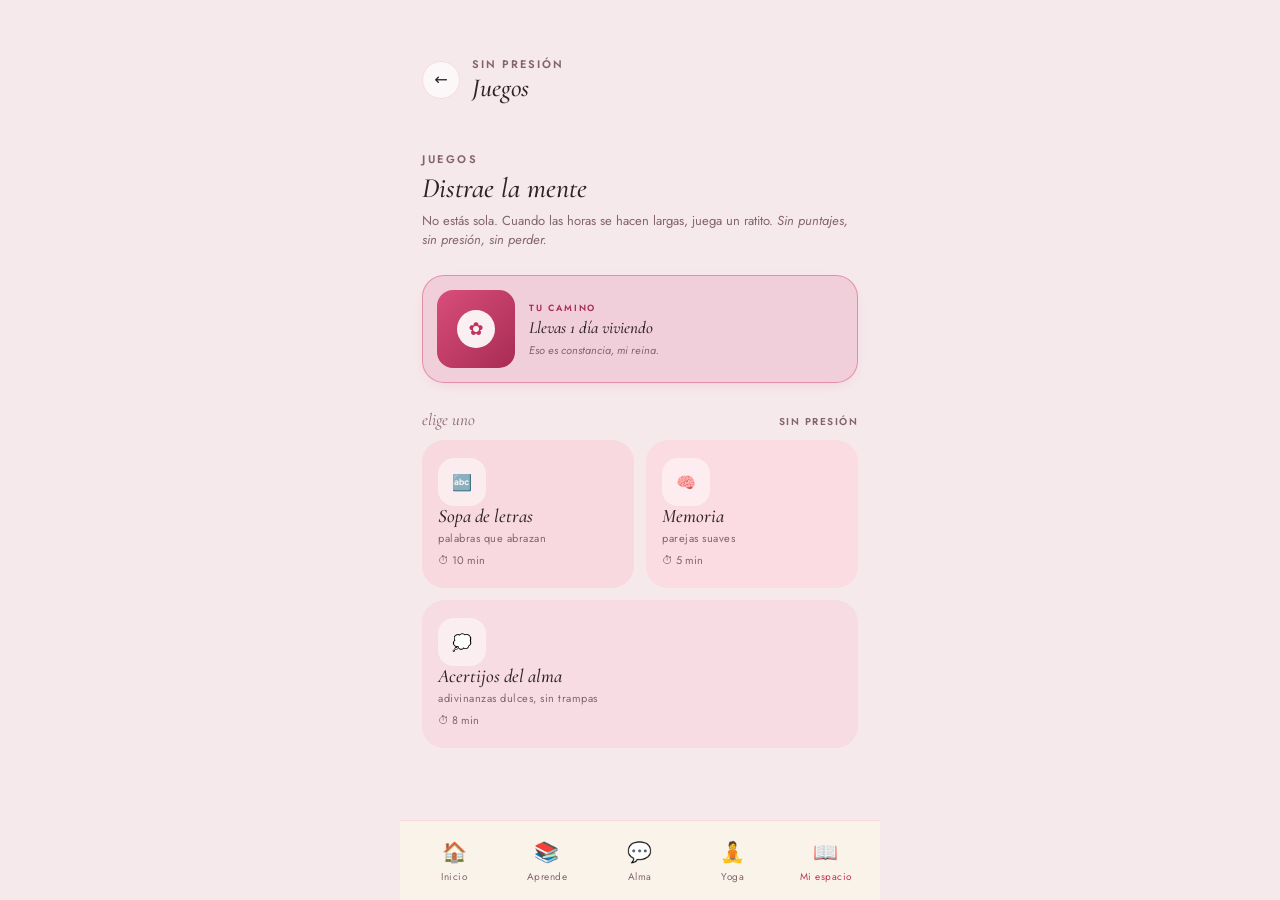
<file: public/juegos.html>
<!DOCTYPE html>
<html lang="es">
<head>
  <meta charset="UTF-8">
  <meta name="viewport" content="width=device-width, initial-scale=1.0">
  <meta name="theme-color" content="#FDF2F4">
  <title>Juegos · Terapia Rosa</title>
  <link rel="preconnect" href="https://fonts.googleapis.com">
  <link rel="preconnect" href="https://fonts.gstatic.com" crossorigin>
  <link href="https://fonts.googleapis.com/css2?family=Cormorant+Garamond:ital,wght@0,400;0,500;1,400;1,500&family=Italiana&family=Jost:wght@400;500;600&display=swap" rel="stylesheet">
  <link rel="stylesheet" href="styles/main.css">
  <link rel="manifest" href="/manifest.json">
  <link rel="apple-touch-icon" href="/apple-touch-icon.png">
  <link rel="icon" type="image/png" sizes="32x32" href="/favicon-32.png">
  <link rel="icon" type="image/png" sizes="192x192" href="/icon-192.png">
  <meta name="apple-mobile-web-app-capable" content="yes">
  <meta name="apple-mobile-web-app-status-bar-style" content="default">
  <meta name="apple-mobile-web-app-title" content="Terapia Rosa">
</head>
<body>
  <div class="app">
    <header class="page-header">
      <a href="mi-espacio.html" class="back-btn" aria-label="Volver">←</a>
      <div>
        <div class="page-eyebrow">Sin presión</div>
        <div class="page-title">Juegos</div>
      </div>
    </header>

    <div class="combo-eyebrow">Juegos</div>
    <div class="combo-title"><em>Distrae la mente</em></div>
    <div class="combo-subtitle">No estás sola. Cuando las horas se hacen largas, juega un ratito. <em>Sin puntajes, sin presión, sin perder.</em></div>

    <div class="featured-card" id="streakCard" style="margin-top: 14px; background: rgba(216, 78, 122, 0.16); border-color: rgba(216, 78, 122, 0.5);">
      <div class="featured-thumb" style="background: linear-gradient(135deg, var(--verde-alma), var(--verde-oscuro));">
        <div class="play-icon" style="font-size:18px;">✿</div>
      </div>
      <div class="featured-meta">
        <div class="featured-tag" style="color: var(--verde-oscuro);">Tu camino</div>
        <div class="featured-title" id="streakTitle">Llevas 1 día viviendo</div>
        <div class="featured-sub"><em>Eso es constancia, mi reina.</em></div>
      </div>
    </div>

    <div class="list-section-title">
      <span><em>elige uno</em></span>
      <span class="right-label">Sin presión</span>
    </div>

    <div class="cards-grid" style="padding: 0 22px;">
      <a href="sopa.html" class="nav-card" style="background: #F7D9DF;">
        <div class="icon-wrap" style="background: rgba(255,255,255,0.5);">🔤</div>
        <div>
          <div class="title">Sopa de letras</div>
          <div class="sub">palabras que abrazan</div>
          <div style="margin-top:6px; font-size:11px; color: var(--texto-suave);">⏱ 10 min</div>
        </div>
      </a>
      <a href="memoria.html" class="nav-card" style="background: #FBDCE2;">
        <div class="icon-wrap" style="background: rgba(255,255,255,0.5);">🧠</div>
        <div>
          <div class="title">Memoria</div>
          <div class="sub">parejas suaves</div>
          <div style="margin-top:6px; font-size:11px; color: var(--texto-suave);">⏱ 5 min</div>
        </div>
      </a>
      <a href="acertijos.html" class="nav-card" style="background: #F7DDE3; grid-column: 1 / -1;">
        <div class="icon-wrap" style="background: rgba(255,255,255,0.5);">💭</div>
        <div>
          <div class="title">Acertijos del alma</div>
          <div class="sub">adivinanzas dulces, sin trampas</div>
          <div style="margin-top:6px; font-size:11px; color: var(--texto-suave);">⏱ 8 min</div>
        </div>
      </a>
    </div>

  </div>
  <script>
    (function () {
      const KEY = 'terapia-first-visit';
      let first = localStorage.getItem(KEY);
      if (!first) {
        first = new Date().toISOString();
        localStorage.setItem(KEY, first);
      }
      const start = new Date(first);
      const now = new Date();
      const days = Math.max(1, Math.floor((now - start) / (1000 * 60 * 60 * 24)) + 1);
      const el = document.getElementById('streakTitle');
      if (el) el.textContent = `Llevas ${days} ${days === 1 ? 'día' : 'días'} viviendo`;
    })();
  </script>
  <script src="js/utils.js"></script>
  <script src="js/nav.js"></script>
  <script src="js/analytics.js"></script>
</body>
</html>
</file>
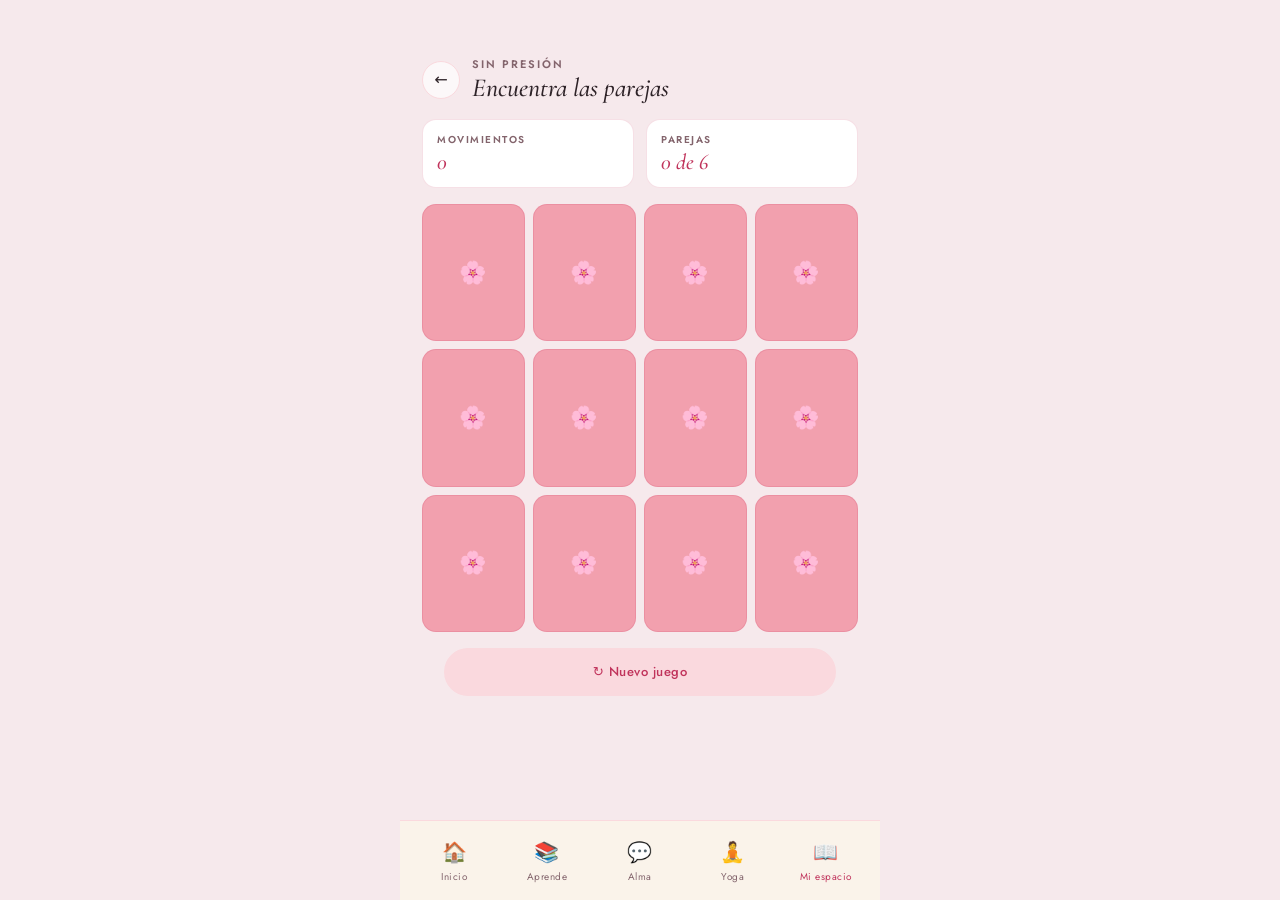
<file: public/memoria.html>
<!DOCTYPE html>
<html lang="es">
<head>
  <meta charset="UTF-8">
  <meta name="viewport" content="width=device-width, initial-scale=1.0">
  <meta name="theme-color" content="#FDF2F4">
  <title>Memoria · Terapia Rosa</title>
  <link rel="preconnect" href="https://fonts.googleapis.com">
  <link rel="preconnect" href="https://fonts.gstatic.com" crossorigin>
  <link href="https://fonts.googleapis.com/css2?family=Cormorant+Garamond:ital,wght@0,400;0,500;1,400;1,500&family=Italiana&family=Jost:wght@400;500;600&display=swap" rel="stylesheet">
  <link rel="stylesheet" href="styles/main.css">
  <link rel="manifest" href="/manifest.json">
  <link rel="apple-touch-icon" href="/apple-touch-icon.png">
  <link rel="icon" type="image/png" sizes="32x32" href="/favicon-32.png">
  <link rel="icon" type="image/png" sizes="192x192" href="/icon-192.png">
  <meta name="apple-mobile-web-app-capable" content="yes">
  <meta name="apple-mobile-web-app-status-bar-style" content="default">
  <meta name="apple-mobile-web-app-title" content="Terapia Rosa">
</head>
<body>
  <div class="app">
    <header class="page-header">
      <a href="juegos.html" class="back-btn" aria-label="Volver">←</a>
      <div>
        <div class="page-eyebrow">Sin presión</div>
        <div class="page-title">Encuentra las parejas</div>
      </div>
    </header>

    <div class="memoria-container">
      <div class="memoria-stats">
        <div><span class="label">Movimientos</span><span class="value" id="memMoves">0</span></div>
        <div><span class="label">Parejas</span><span class="value"><span id="memFound">0</span> de <span id="memTotal">6</span></span></div>
      </div>
      <div class="memoria-grid" id="memoriaGrid"></div>
      <div class="actions">
        <button class="btn btn-soft" id="newGameBtn">↻ Nuevo juego</button>
      </div>
    </div>

  </div>
  <script src="js/utils.js"></script>
  <script src="js/memoria.js"></script>
  <script src="js/nav.js"></script>
  <script src="js/analytics.js"></script>
  <script>
    document.getElementById('newGameBtn').addEventListener('click', newMemoria);
    newMemoria();
  </script>
</body>
</html>
</file>
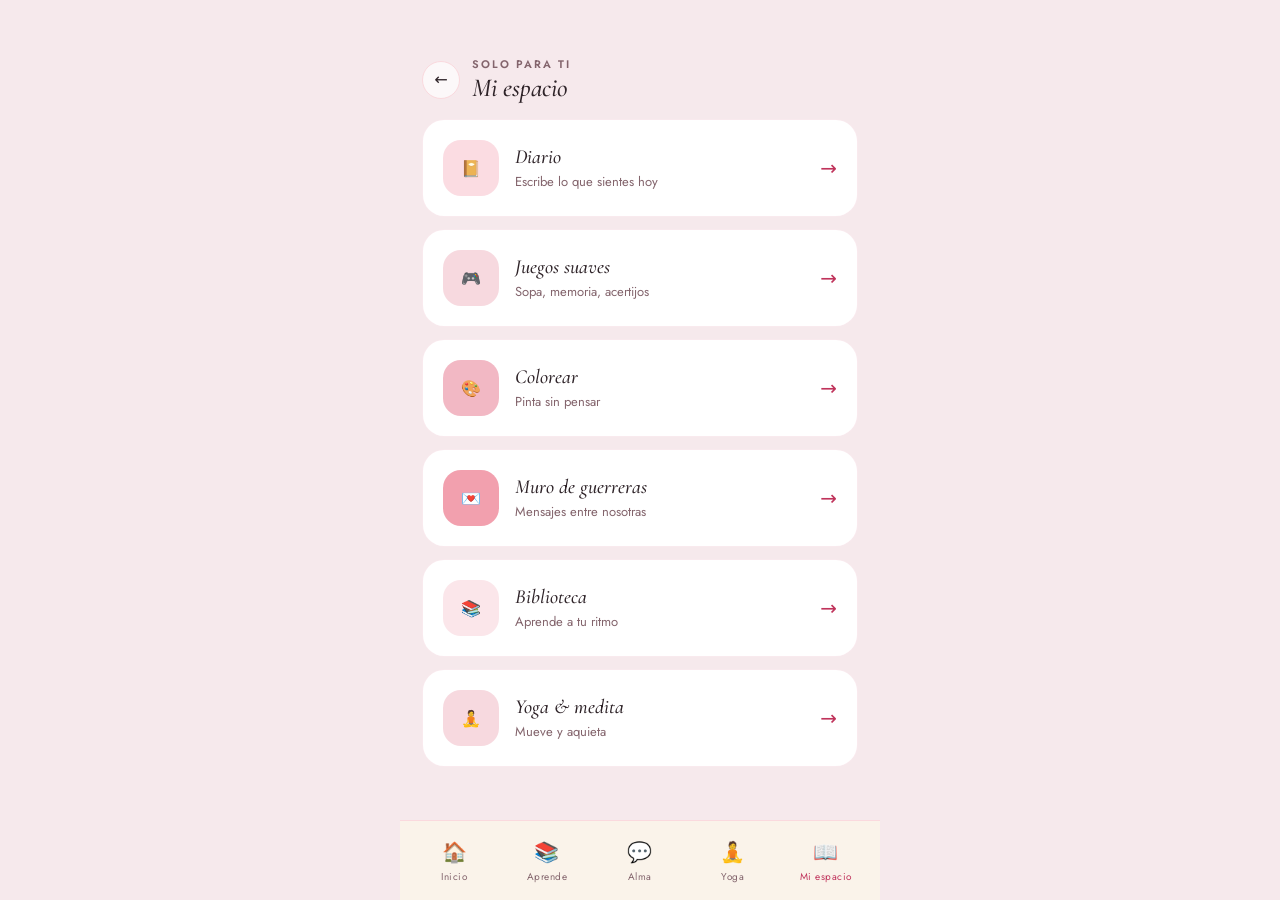
<file: public/mi-espacio.html>
<!DOCTYPE html>
<html lang="es">
<head>
  <meta charset="UTF-8">
  <meta name="viewport" content="width=device-width, initial-scale=1.0">
  <meta name="theme-color" content="#FDF2F4">
  <title>Mi espacio · Terapia Rosa</title>
  <link rel="preconnect" href="https://fonts.googleapis.com">
  <link rel="preconnect" href="https://fonts.gstatic.com" crossorigin>
  <link href="https://fonts.googleapis.com/css2?family=Cormorant+Garamond:ital,wght@0,400;0,500;1,400;1,500&family=Italiana&family=Jost:wght@400;500;600&display=swap" rel="stylesheet">
  <link rel="stylesheet" href="styles/main.css">
  <link rel="manifest" href="/manifest.json">
  <link rel="apple-touch-icon" href="/apple-touch-icon.png">
  <link rel="icon" type="image/png" sizes="32x32" href="/favicon-32.png">
  <link rel="icon" type="image/png" sizes="192x192" href="/icon-192.png">
  <meta name="apple-mobile-web-app-capable" content="yes">
  <meta name="apple-mobile-web-app-status-bar-style" content="default">
  <meta name="apple-mobile-web-app-title" content="Terapia Rosa">
</head>
<body>
  <div class="app">
    <header class="page-header">
      <a href="index.html" class="back-btn" aria-label="Volver">←</a>
      <div>
        <div class="page-eyebrow">Solo para ti</div>
        <div class="page-title">Mi espacio</div>
      </div>
    </header>

    <div class="mi-cards">
      <a href="diario.html" class="mi-card">
        <div class="mi-icon" style="background: #FBDCE2;">📔</div>
        <div class="mi-text">
          <div class="mi-title">Diario</div>
          <div class="mi-sub">Escribe lo que sientes hoy</div>
        </div>
        <div class="mi-arrow">→</div>
      </a>
      <a href="juegos.html" class="mi-card">
        <div class="mi-icon" style="background: #F7D9DF;">🎮</div>
        <div class="mi-text">
          <div class="mi-title">Juegos suaves</div>
          <div class="mi-sub">Sopa, memoria, acertijos</div>
        </div>
        <div class="mi-arrow">→</div>
      </a>
      <a href="colorear.html" class="mi-card">
        <div class="mi-icon" style="background: #F2B8C4;">🎨</div>
        <div class="mi-text">
          <div class="mi-title">Colorear</div>
          <div class="mi-sub">Pinta sin pensar</div>
        </div>
        <div class="mi-arrow">→</div>
      </a>
      <a href="muro.html" class="mi-card">
        <div class="mi-icon" style="background: #F2A0AE;">💌</div>
        <div class="mi-text">
          <div class="mi-title">Muro de guerreras</div>
          <div class="mi-sub">Mensajes entre nosotras</div>
        </div>
        <div class="mi-arrow">→</div>
      </a>
      <a href="biblioteca.html" class="mi-card">
        <div class="mi-icon" style="background: #FBE6EA;">📚</div>
        <div class="mi-text">
          <div class="mi-title">Biblioteca</div>
          <div class="mi-sub">Aprende a tu ritmo</div>
        </div>
        <div class="mi-arrow">→</div>
      </a>
      <a href="bienestar.html" class="mi-card">
        <div class="mi-icon" style="background: #F7D9DF;">🧘</div>
        <div class="mi-text">
          <div class="mi-title">Yoga & medita</div>
          <div class="mi-sub">Mueve y aquieta</div>
        </div>
        <div class="mi-arrow">→</div>
      </a>
    </div>

  </div>
  <script src="js/utils.js"></script>
  <script src="js/nav.js"></script>
  <script src="js/analytics.js"></script>
</body>
</html>
</file>
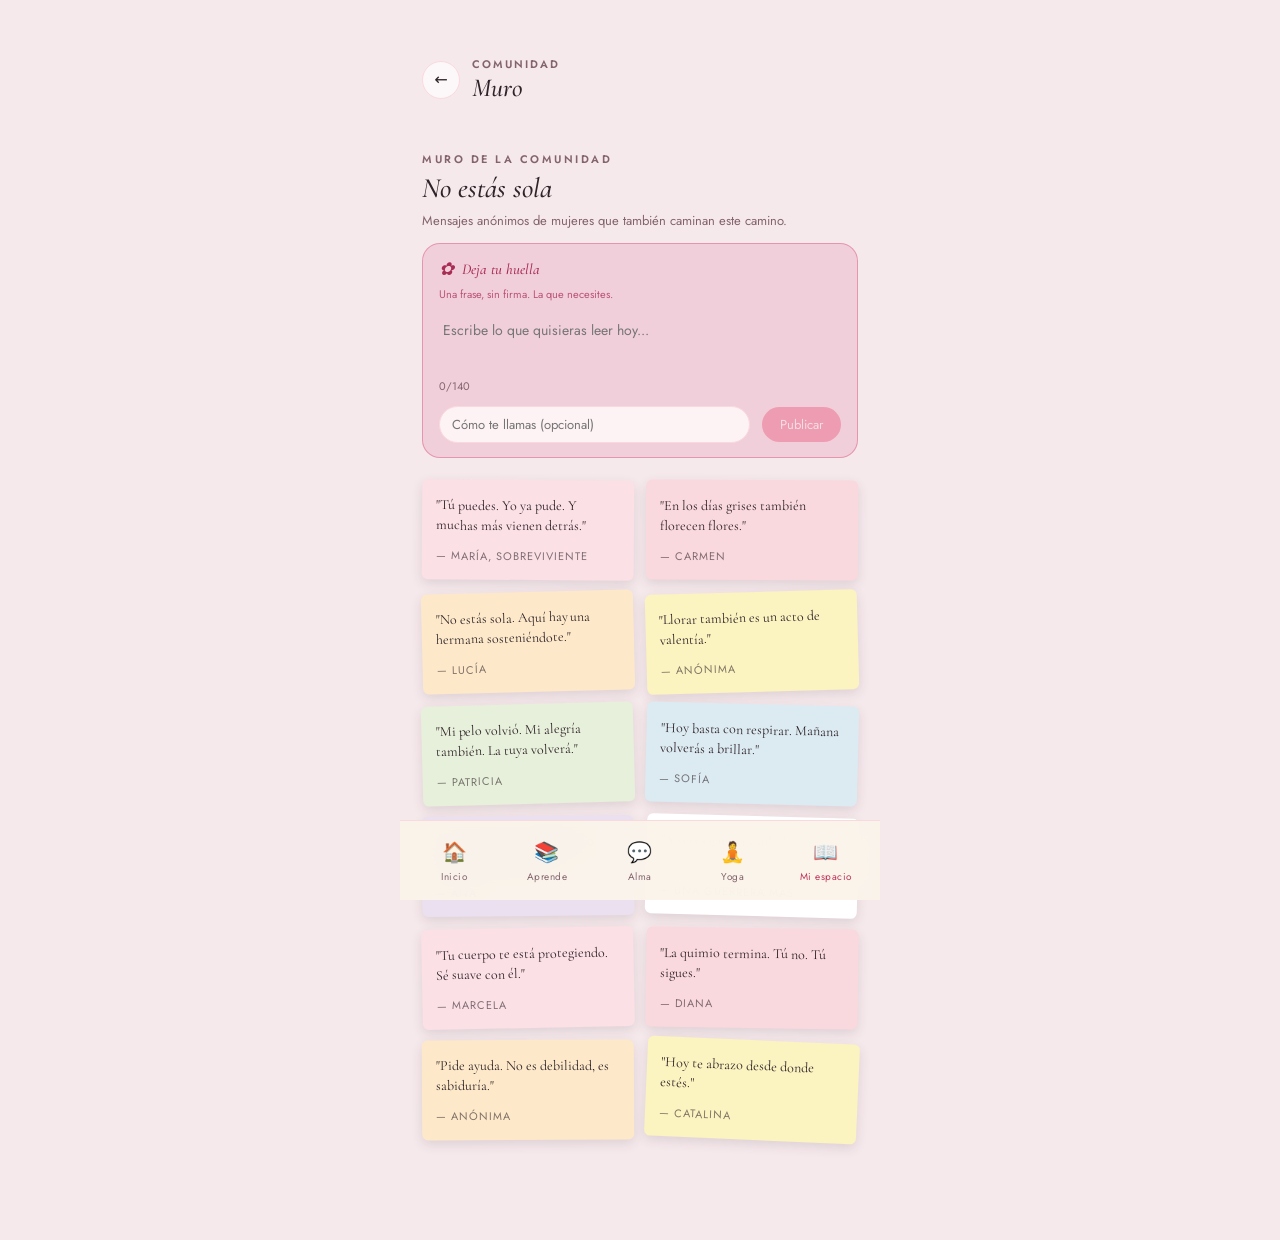
<file: public/muro.html>
<!DOCTYPE html>
<html lang="es">
<head>
  <meta charset="UTF-8">
  <meta name="viewport" content="width=device-width, initial-scale=1.0">
  <meta name="theme-color" content="#FDF2F4">
  <title>Muro · Terapia Rosa</title>
  <link rel="preconnect" href="https://fonts.googleapis.com">
  <link rel="preconnect" href="https://fonts.gstatic.com" crossorigin>
  <link href="https://fonts.googleapis.com/css2?family=Cormorant+Garamond:ital,wght@0,400;0,500;1,400;1,500&family=Italiana&family=Jost:wght@400;500;600&display=swap" rel="stylesheet">
  <link rel="stylesheet" href="styles/main.css">
  <style>
    .muro-container {
      padding: 0 22px;
    }

    .add-message {
      background: rgba(216, 78, 122, 0.16);
      border: 1px solid rgba(216, 78, 122, 0.45);
      border-radius: 18px;
      padding: 14px 16px;
      margin-bottom: 22px;
    }
    .add-message-eyebrow {
      display: flex; align-items: center; gap: 8px;
      font-family: var(--serif); font-style: italic;
      color: var(--verde-oscuro); font-size: 15px; font-weight: 500;
      margin-bottom: 6px;
    }
    .add-message-eyebrow .dot { font-size: 18px; }
    .add-message-helper {
      font-size: 11px; color: var(--verde-oscuro);
      opacity: 0.75; margin-bottom: 10px;
    }

    .add-message-input {
      width: 100%;
      border: none;
      background: transparent;
      font-size: 14px;
      color: var(--texto-oscuro);
      font-family: var(--sans);
      padding: 8px 4px;
      resize: none;
      min-height: 40px;
    }

    .add-message-input:focus { outline: none; }

    .add-message-meta {
      display: flex;
      justify-content: space-between;
      align-items: center;
      margin-top: 12px;
      gap: 12px;
    }

    .name-input {
      flex: 1;
      padding: 8px 12px;
      border: 1px solid var(--rosa-base);
      border-radius: 999px;
      background: var(--crema);
      font-size: 13px;
    }

    .add-btn {
      padding: 8px 18px;
      background: var(--rosa-fuerte);
      color: var(--crema);
      border-radius: 999px;
      font-size: 13px;
    }

    .add-btn:disabled {
      opacity: 0.4;
    }

    .char-count {
      font-size: 11px;
      color: var(--texto-suave);
      margin-top: 4px;
    }

    .messages-grid {
      display: grid;
      grid-template-columns: 1fr 1fr;
      gap: 12px;
    }

    .postit {
      padding: 16px 14px;
      border-radius: 6px;
      box-shadow: 0 4px 12px rgba(46, 35, 40, 0.12);
      font-family: var(--serif);
      font-size: 14px;
      line-height: 1.4;
      color: var(--texto-oscuro);
      min-height: 100px;
      display: flex;
      flex-direction: column;
      justify-content: space-between;
    }

    .postit .author {
      font-size: 11px;
      letter-spacing: 1px;
      text-transform: uppercase;
      color: rgba(46, 35, 40, 0.6);
      margin-top: 8px;
      font-family: var(--sans);
    }
  </style>
  <link rel="manifest" href="/manifest.json">
  <link rel="apple-touch-icon" href="/apple-touch-icon.png">
  <link rel="icon" type="image/png" sizes="32x32" href="/favicon-32.png">
  <link rel="icon" type="image/png" sizes="192x192" href="/icon-192.png">
  <meta name="apple-mobile-web-app-capable" content="yes">
  <meta name="apple-mobile-web-app-status-bar-style" content="default">
  <meta name="apple-mobile-web-app-title" content="Terapia Rosa">
</head>
<body>
  <div class="app">
    <header class="page-header">
      <a href="mi-espacio.html" class="back-btn" aria-label="Volver">←</a>
      <div>
        <div class="page-eyebrow">Comunidad</div>
        <div class="page-title">Muro</div>
      </div>
    </header>

    <div class="combo-eyebrow">Muro de la comunidad</div>
    <div class="combo-title"><em>No estás sola</em></div>
    <div class="combo-subtitle">Mensajes anónimos de mujeres que también caminan este camino.</div>

    <div class="muro-container">
      <div class="add-message">
        <div class="add-message-eyebrow">
          <span class="dot">✿</span>
          <span>Deja tu huella</span>
        </div>
        <div class="add-message-helper">Una frase, sin firma. La que necesites.</div>
        <textarea
          class="add-message-input"
          id="msgInput"
          placeholder="Escribe lo que quisieras leer hoy..."
          maxlength="140"
          rows="2"></textarea>
        <div class="char-count"><span id="charCount">0</span>/140</div>
        <div class="add-message-meta">
          <input
            type="text"
            class="name-input"
            id="nameInput"
            placeholder="Cómo te llamas (opcional)"
            maxlength="30">
          <button class="add-btn" id="addBtn" disabled>Publicar</button>
        </div>
      </div>

      <div class="messages-grid" id="messagesGrid"></div>
    </div>

  </div>

  <script src="js/utils.js"></script>
  <script src="js/nav.js"></script>
  <script src="js/analytics.js"></script>
  <script>
    // ─── Mensajes iniciales (curados por la fundación) ────
    const mensajesBase = [
      { texto: 'Tú puedes. Yo ya pude. Y muchas más vienen detrás.', autor: 'María, sobreviviente' },
      { texto: 'En los días grises también florecen flores.', autor: 'Carmen' },
      { texto: 'No estás sola. Aquí hay una hermana sosteniéndote.', autor: 'Lucía' },
      { texto: 'Llorar también es un acto de valentía.', autor: 'Anónima' },
      { texto: 'Mi pelo volvió. Mi alegría también. La tuya volverá.', autor: 'Patricia' },
      { texto: 'Hoy basta con respirar. Mañana volverás a brillar.', autor: 'Sofía' },
      { texto: 'Eres más que tu diagnóstico. Mucho, mucho más.', autor: 'Ana' },
      { texto: 'A veces ganar es solo levantarse. Y eso ya es heroico.', autor: 'Una guerrera más' },
      { texto: 'Tu cuerpo te está protegiendo. Sé suave con él.', autor: 'Marcela' },
      { texto: 'La quimio termina. Tú no. Tú sigues.', autor: 'Diana' },
      { texto: 'Pide ayuda. No es debilidad, es sabiduría.', autor: 'Anónima' },
      { texto: 'Hoy te abrazo desde donde estés.', autor: 'Catalina' },
    ];

    // ─── Colores y rotaciones para post-its ────────────────
    const colors = [
      '#FBE0E6', '#FAD9DE', '#FDE9C9', '#FBF3C0',
      '#E7F0DA', '#DCEBF2', '#EBE0F0', '#FFFFFF',
    ];

    function randomBetween(min, max) {
      return Math.random() * (max - min) + min;
    }

    function renderMuro() {
      const grid = document.getElementById('messagesGrid');
      const propios = Storage.get('muro-mensajes', []);
      const todos = [...propios, ...mensajesBase];

      grid.innerHTML = todos.map((m, i) => {
        const color = colors[i % colors.length];
        const rotation = randomBetween(-3, 3).toFixed(1);
        return `
          <div class="postit" style="background: ${color}; transform: rotate(${rotation}deg);">
            <div>"${escapeHtml(m.texto)}"</div>
            <div class="author">— ${escapeHtml(m.autor)}</div>
          </div>
        `;
      }).join('');
    }

    // ─── Add message form ──────────────────────────────────
    const msgInput = document.getElementById('msgInput');
    const nameInput = document.getElementById('nameInput');
    const addBtn = document.getElementById('addBtn');
    const charCount = document.getElementById('charCount');

    function updateState() {
      charCount.textContent = msgInput.value.length;
      addBtn.disabled = !msgInput.value.trim() || !nameInput.value.trim();
    }

    msgInput.addEventListener('input', updateState);
    nameInput.addEventListener('input', updateState);

    addBtn.addEventListener('click', () => {
      const texto = msgInput.value.trim();
      const autor = nameInput.value.trim();
      if (!texto || !autor) return;

      const propios = Storage.get('muro-mensajes', []);
      propios.unshift({ texto, autor, fecha: Date.now() });
      Storage.set('muro-mensajes', propios.slice(0, 20));  // limit

      msgInput.value = '';
      nameInput.value = '';
      updateState();
      renderMuro();
    });

    renderMuro();
  </script>
</body>
</html>
</file>
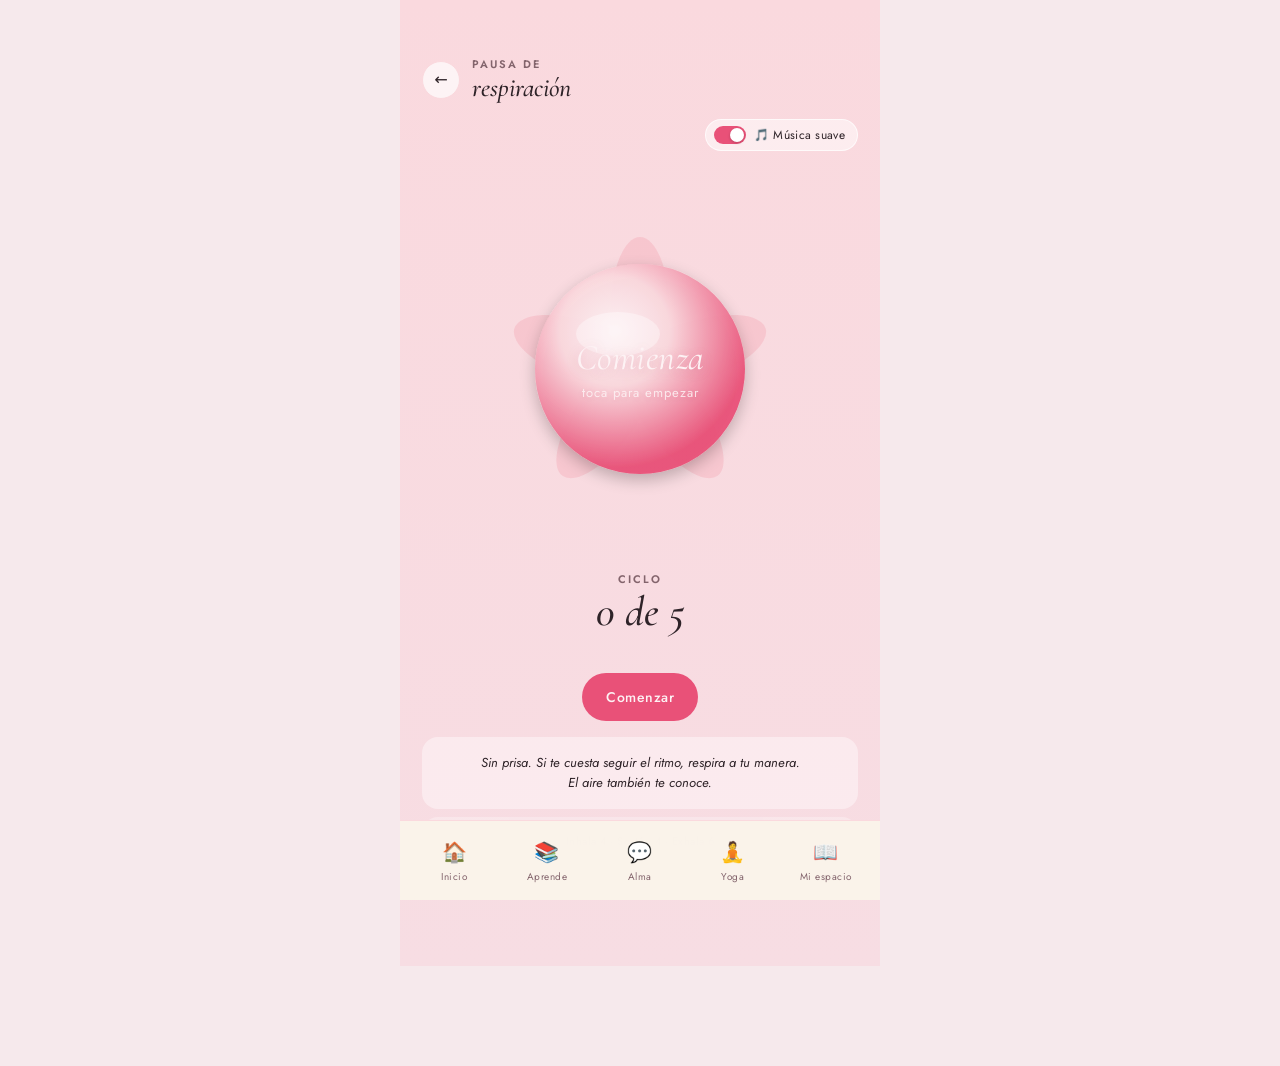
<file: public/respiracion.html>
<!DOCTYPE html>
<html lang="es">
<head>
  <meta charset="UTF-8">
  <meta name="viewport" content="width=device-width, initial-scale=1.0, viewport-fit=cover">
  <meta name="theme-color" content="#FAD9DE">
  <title>Respira · Terapia Rosa</title>
  <link rel="preconnect" href="https://fonts.googleapis.com">
  <link rel="preconnect" href="https://fonts.gstatic.com" crossorigin>
  <link href="https://fonts.googleapis.com/css2?family=Cormorant+Garamond:ital,wght@0,400;0,500;1,400;1,500&family=Italiana&family=Jost:wght@400;500;600&display=swap" rel="stylesheet">
  <link rel="stylesheet" href="styles/main.css">
  <link rel="manifest" href="/manifest.json">
  <link rel="apple-touch-icon" href="/apple-touch-icon.png">
  <link rel="icon" type="image/png" sizes="32x32" href="/favicon-32.png">
  <link rel="icon" type="image/png" sizes="192x192" href="/icon-192.png">
  <meta name="apple-mobile-web-app-capable" content="yes">
  <meta name="apple-mobile-web-app-status-bar-style" content="default">
  <meta name="apple-mobile-web-app-title" content="Terapia Rosa">
</head>
<body>
  <div class="app">
    <div class="respira-bg">

      <header class="page-header">
        <a href="index.html" class="back-btn" aria-label="Volver">←</a>
        <div>
          <div class="page-eyebrow">Pausa de</div>
          <div class="page-title"><em>respiración</em></div>
        </div>
      </header>

      <div class="music-toggle-row">
        <label class="music-toggle">
          <input type="checkbox" id="musicToggle" checked>
          <span class="music-toggle-track">
            <span class="music-toggle-thumb"></span>
          </span>
          <span class="music-toggle-label">🎵 Música suave</span>
        </label>
      </div>

      <div class="breath-stage">
        <div class="breath-flower-wrap">
          <svg class="breath-flower" id="breathFlower" viewBox="0 0 340 340" xmlns="http://www.w3.org/2000/svg">
            <defs>
              <radialGradient id="sphereGradient" cx="38%" cy="32%" r="65%">
                <stop offset="0%"   stop-color="#FDF2F4" stop-opacity="0.95"/>
                <stop offset="40%"  stop-color="#FAD9DE" stop-opacity="0.95"/>
                <stop offset="100%" stop-color="#E95178" stop-opacity="0.95"/>
              </radialGradient>
              <filter id="sphereShadow" x="-30%" y="-30%" width="160%" height="160%">
                <feGaussianBlur in="SourceAlpha" stdDeviation="8"/>
                <feOffset dx="0" dy="6" result="offsetblur"/>
                <feComponentTransfer>
                  <feFuncA type="linear" slope="0.25"/>
                </feComponentTransfer>
                <feMerge><feMergeNode/><feMergeNode in="SourceGraphic"/></feMerge>
              </filter>
            </defs>
            <ellipse class="petalo petalo-1" cx="170" cy="80"  rx="50" ry="130"/>
            <ellipse class="petalo petalo-2" cx="170" cy="80"  rx="50" ry="130"/>
            <ellipse class="petalo petalo-3" cx="170" cy="80"  rx="50" ry="130"/>
            <ellipse class="petalo petalo-4" cx="170" cy="80"  rx="50" ry="130"/>
            <ellipse class="petalo petalo-5" cx="170" cy="80"  rx="50" ry="130"/>
            <circle class="esfera" cx="170" cy="170" r="105"
                    fill="url(#sphereGradient)" filter="url(#sphereShadow)"/>
            <ellipse cx="148" cy="135" rx="42" ry="22" fill="#FFFFFF" opacity="0.35"/>
          </svg>
          <div class="breath-text-wrap">
            <div class="breath-text"    id="breathText">Comienza</div>
            <div class="breath-subtext" id="breathSubtext">toca para empezar</div>
          </div>
        </div>

        <div class="breath-counter">
          <div class="label">Ciclo</div>
          <div class="number">
            <span id="cycleNum">0</span> de <span id="cycleTotal">5</span>
          </div>
        </div>
      </div>

      <div class="breath-controls" id="breathControls">
        <button class="btn btn-primary" id="startBtn">Comenzar</button>
      </div>

      <div class="breath-info" style="font-style: italic; line-height: 1.55;">
        Sin prisa. Si te cuesta seguir el ritmo, respira a tu manera.<br>
        El aire también te conoce.
      </div>
      <div class="breath-info" style="font-size: 11px; opacity: 0.7; margin-top: 8px; letter-spacing: 0.5px;">
        Inhala 4 · Sostén 4 · Exhala 6
      </div>

    </div><!-- .respira-bg -->
  </div>

  <script src="js/utils.js"></script>
  <script src="js/respiracion.js"></script>
  <script src="js/nav.js"></script>
  <script src="js/analytics.js"></script>
</body>
</html>
</file>
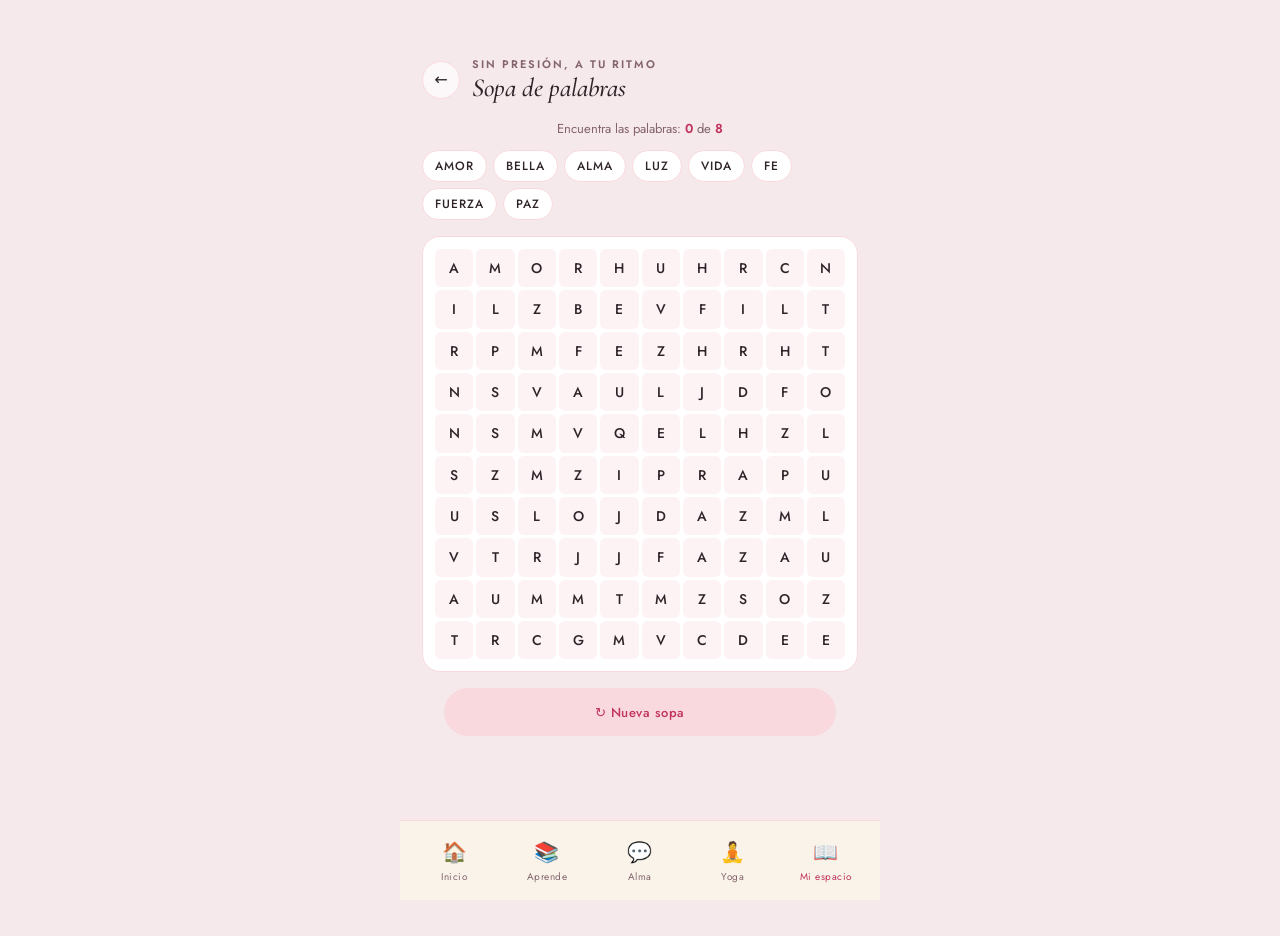
<file: public/sopa.html>
<!DOCTYPE html>
<html lang="es">
<head>
  <meta charset="UTF-8">
  <meta name="viewport" content="width=device-width, initial-scale=1.0">
  <meta name="theme-color" content="#FDF2F4">
  <title>Sopa de palabras · Terapia Rosa</title>
  <link rel="preconnect" href="https://fonts.googleapis.com">
  <link rel="preconnect" href="https://fonts.gstatic.com" crossorigin>
  <link href="https://fonts.googleapis.com/css2?family=Cormorant+Garamond:ital,wght@0,400;0,500;1,400;1,500&family=Italiana&family=Jost:wght@400;500;600&display=swap" rel="stylesheet">
  <link rel="stylesheet" href="styles/main.css">
  <link rel="manifest" href="/manifest.json">
  <link rel="apple-touch-icon" href="/apple-touch-icon.png">
  <link rel="icon" type="image/png" sizes="32x32" href="/favicon-32.png">
  <link rel="icon" type="image/png" sizes="192x192" href="/icon-192.png">
  <meta name="apple-mobile-web-app-capable" content="yes">
  <meta name="apple-mobile-web-app-status-bar-style" content="default">
  <meta name="apple-mobile-web-app-title" content="Terapia Rosa">
</head>
<body>
  <div class="app">
    <header class="page-header">
      <a href="juegos.html" class="back-btn" aria-label="Volver">←</a>
      <div>
        <div class="page-eyebrow">Sin presión, a tu ritmo</div>
        <div class="page-title">Sopa de palabras</div>
      </div>
    </header>

    <div class="game-container">
      <div class="progress">Encuentra las palabras: <span id="foundCount">0</span> de <span id="totalCount">0</span></div>
      <div class="word-list" id="wordList"></div>
      <div class="sopa-grid" id="sopaGrid"></div>
      <div class="actions">
        <button class="btn btn-soft" id="newGameBtn">↻ Nueva sopa</button>
      </div>
    </div>

  </div>
  <script src="js/utils.js"></script>
  <script src="js/sopa.js"></script>
  <script src="js/nav.js"></script>
  <script src="js/analytics.js"></script>
  <script>
    document.getElementById('newGameBtn').addEventListener('click', newSopa);
    newSopa();
  </script>
</body>
</html>
</file>
<file: public/styles/main.css>
/* ═══════════════════════════════════════════════════════════════
   TERAPIA ROSA — Sistema de diseño completo
   Actualizado: 2026-04-29 — incluye flor, juegos, Alma navegadora
   ═══════════════════════════════════════════════════════════════ */

:root {
  --rosa-base: #FAD9DE;
  --rosa-medio: #F2A0AE;
  --rosa-fuerte: #E95178;
  --rosa-profundo: #C0335B;
  --verde-alma: #D84E7A;
  --verde-oscuro: #A82C54;
  --crema: #FDF2F4;
  --crema-profunda: #FBE6EA;
  --papel: #FFFFFF;
  --texto-oscuro: #2E2328;
  --texto-suave: #83646C;
  --serif: 'Cormorant Garamond', Georgia, serif;
  --display: 'Italiana', 'Cormorant Garamond', serif;
  --sans: 'Jost', system-ui, -apple-system, sans-serif;
}
* { margin: 0; padding: 0; box-sizing: border-box; }
html, body { height: 100%; }
body {
  font-family: var(--sans);
  color: var(--texto-oscuro);
  background: #F6E9EC;
  -webkit-font-smoothing: antialiased;
  overflow-x: hidden;
}
button { font-family: inherit; border: none; background: none; cursor: pointer; color: inherit; }
input, textarea { font-family: inherit; border: none; background: none; outline: none; color: inherit; }
a { color: inherit; text-decoration: none; }

/* ─── App container (todas las páginas) ──────────────────── */
.app {
  position: relative;
  z-index: 0; /* crea stacking context para que .blob no se vaya detrás del body */
  overflow-x: hidden;
  padding-bottom: 100px; /* deja espacio para el bottom nav fijo */
  min-height: 100vh;
  max-width: 480px;
  margin: 0 auto;
}

/* ─── Decoración blob (esquina superior derecha) ──────────── */
.blob {
  position: absolute;
  z-index: -1; /* atrás del contenido */
  pointer-events: none;
}

/* ─── Top bar ──────────────────────────────────────────────── */
.top-bar {
  padding: 56px 22px 0;
  display: flex; align-items: center; justify-content: space-between;
}
.brand { display: flex; align-items: center; gap: 9px; }
.brand-logo { height: 34px; width: auto; display: block; }
.brand-text {
  font-family: var(--display);
  font-size: 18px; letter-spacing: 3px;
  color: var(--texto-oscuro);
}
.brand-text .accent {
  font-family: var(--serif); font-style: italic;
  letter-spacing: 1px; color: var(--rosa-profundo);
  font-size: 20px; margin-left: 4px;
}
.icon-btn {
  width: 38px; height: 38px; border-radius: 999px;
  background: rgba(255, 255, 255, 0.7);
  display: grid; place-items: center;
  border: 1px solid var(--rosa-base);
  font-size: 18px;
}

/* ─── Page header ─────────────────────────────────────────── */
.page-header {
  padding: 56px 22px 16px;
  display: flex; align-items: center; gap: 12px;
}
.back-btn {
  width: 38px; height: 38px; border-radius: 999px;
  background: rgba(255, 255, 255, 0.7);
  display: grid; place-items: center;
  border: 1px solid var(--rosa-base);
  font-size: 16px; flex-shrink: 0;
}
.page-title {
  font-family: var(--serif); font-style: italic;
  font-size: 26px; font-weight: 500;
}
.page-eyebrow {
  font-size: 11px; letter-spacing: 2px;
  text-transform: uppercase; color: var(--texto-suave);
  font-weight: 600;
}

/* ─── Greeting ────────────────────────────────────────────── */
.greeting { padding: 24px 22px 8px; }
.greeting-eyebrow {
  font-size: 12px; letter-spacing: 1.8px;
  text-transform: uppercase; color: var(--texto-suave);
  font-weight: 600;
}
.greeting-title {
  margin-top: 6px;
  font-family: var(--serif); font-weight: 500; font-style: italic;
  font-size: 34px; line-height: 1.1; letter-spacing: -0.3px;
}
.greeting-title .upright {
  font-style: normal; font-weight: 400; color: var(--rosa-profundo);
}

/* ─── Frase del día ───────────────────────────────────────── */
.frase-card {
  margin: 20px 22px 0;
  background: var(--rosa-fuerte); color: var(--crema);
  border-radius: 24px; padding: 22px 24px;
  position: relative; overflow: hidden;
  box-shadow: 0 10px 30px -10px rgba(192, 51, 91, 0.45);
}
.frase-card .deco {
  position: absolute; right: -20px; bottom: -22px; opacity: 0.18;
}
.frase-card .label {
  font-size: 11px; letter-spacing: 2px; text-transform: uppercase;
  opacity: 0.85; font-weight: 600;
}
.frase-card .quote {
  font-family: var(--serif); font-style: italic;
  font-size: 22px; line-height: 1.25; margin-top: 10px;
  font-weight: 500; position: relative; z-index: 2; max-width: 85%;
}
.frase-card .author {
  margin-top: 14px; font-size: 12px; opacity: 0.85; font-weight: 500;
}

/* ─── Sections + cards ────────────────────────────────────── */
.section-header {
  padding: 28px 22px 14px;
  display: flex; align-items: baseline; justify-content: space-between;
}
.section-title {
  font-family: var(--serif); font-style: italic;
  font-size: 22px; font-weight: 500;
}
.section-link {
  font-size: 11px; letter-spacing: 1.5px; text-transform: uppercase;
  color: var(--rosa-profundo); font-weight: 600;
}
.section-link-italic {
  font-family: var(--serif); font-style: italic;
  font-size: 14px; letter-spacing: 0;
  text-transform: none;
  color: var(--texto-suave); font-weight: 400;
}
.cards-grid {
  display: grid; grid-template-columns: 1fr 1fr; gap: 12px;
  padding: 0 22px;
}
.nav-card {
  border-radius: 22px; padding: 18px 16px 20px;
  min-height: 140px; position: relative; overflow: hidden;
  display: flex; flex-direction: column; justify-content: space-between;
  transition: transform 0.2s, box-shadow 0.2s;
  text-align: left; width: 100%;
}
.nav-card:active { transform: scale(0.98); }
.nav-card:hover { box-shadow: 0 8px 24px -8px rgba(46, 35, 40, 0.2); }
.nav-card .icon-wrap {
  width: 48px; height: 48px; border-radius: 16px;
  background: rgba(255, 255, 255, 0.55);
  display: grid; place-items: center;
}
.nav-card .title {
  font-family: var(--serif); font-style: italic;
  font-size: 19px; font-weight: 500; line-height: 1.1;
}
.nav-card .sub {
  font-size: 11px; letter-spacing: 0.5px;
  color: var(--texto-suave); margin-top: 3px;
}

/* ─── Crédito Fundación Alma Rosa ─────────────────────────── */
.fundacion-credit {
  margin: 34px 22px 8px;
  padding-top: 22px;
  border-top: 1px solid var(--crema-profunda);
  display: flex; flex-direction: column; align-items: center; gap: 8px;
}
.fundacion-label {
  font-family: var(--serif); font-style: italic;
  font-size: 13px; color: var(--texto-suave); letter-spacing: 0.3px;
}
.fundacion-logo { width: 132px; height: auto; opacity: 0.92; }

/* ─── Bottom nav ──────────────────────────────────────────── */
.bottom-nav {
  position: fixed;
  bottom: 0;
  left: 50%;
  transform: translateX(-50%);
  width: 100%;
  max-width: 480px;
  height: 80px;
  background: rgba(250, 244, 234, 0.95);
  backdrop-filter: blur(16px);
  border-top: 1px solid var(--rosa-base);
  z-index: 100;
  padding: 0 8px env(safe-area-inset-bottom, 14px);
}
.bottom-nav-inner {
  display: flex;
  align-items: center;
  justify-content: space-around;
  width: 100%;
  height: 100%;
}
.nav-item {
  display: flex; flex-direction: column; align-items: center;
  gap: 2px; padding: 6px 4px;
  color: var(--texto-suave); font-size: 10px; letter-spacing: 0.5px;
  cursor: pointer;
  flex: 1;
  min-width: 0;
  text-align: center;
}
.nav-item.active { color: var(--rosa-profundo); }
.nav-item .nav-icon { font-size: 20px; }

/* ─── Buttons ─────────────────────────────────────────────── */
.btn {
  display: inline-flex; align-items: center; justify-content: center;
  gap: 8px; padding: 14px 24px; border-radius: 999px;
  font-weight: 500; font-size: 14px; letter-spacing: 0.5px;
  transition: all 0.2s; min-height: 48px;
}
.btn-primary { background: var(--rosa-fuerte); color: var(--crema); }
.btn-primary:hover { background: var(--rosa-profundo); }
.btn-soft { background: var(--rosa-base); color: var(--rosa-profundo); }
.btn-ghost {
  background: rgba(255, 255, 255, 0.6); color: var(--texto-oscuro);
  border: 1px solid var(--rosa-base);
}

/* ═══════════════════════════════════════════════════════════
   CHAT
   ═══════════════════════════════════════════════════════════ */
.chat-container {
  display: flex; flex-direction: column;
  min-height: 100vh;
}
.chat-header {
  padding: 56px 22px 16px;
  display: flex; align-items: center; gap: 12px;
  border-bottom: 1px solid var(--rosa-base);
  flex-shrink: 0; background: var(--crema);
}
.chat-clear-btn {
  margin-left: auto;
  font-size: 16px;
  width: 36px; height: 36px;
}
.alma-avatar {
  width: 44px; height: 44px; border-radius: 999px;
  background: var(--rosa-fuerte);
  display: grid; place-items: center; flex-shrink: 0;
}
.alma-info .alma-name {
  font-family: var(--serif); font-style: italic;
  font-size: 22px; font-weight: 500; line-height: 1.1;
}
.alma-info .alma-status {
  font-size: 11px; color: var(--verde-oscuro); letter-spacing: 0.5px;
  margin-top: 2px; display: flex; align-items: center; gap: 4px;
}
.alma-info .alma-status::before {
  content: ''; width: 6px; height: 6px; border-radius: 999px;
  background: var(--verde-alma);
}
.messages-area {
  flex: 1; overflow-y: auto;
  padding: 20px 22px 200px; background: var(--crema);
}
.message {
  max-width: 80%; padding: 14px 18px; border-radius: 22px;
  margin-bottom: 12px; font-size: 15px; line-height: 1.45;
  animation: fadeIn 0.3s ease-out; word-wrap: break-word;
}
.message.alma {
  background: var(--papel); color: var(--texto-oscuro);
  border-bottom-left-radius: 6px; margin-right: auto;
}
.message.user {
  background: var(--rosa-fuerte); color: var(--crema);
  border-bottom-right-radius: 6px; margin-left: auto;
}
.message-typing {
  display: flex; gap: 5px; padding: 16px 18px;
  background: var(--papel); border-radius: 22px;
  border-bottom-left-radius: 6px;
  width: fit-content; margin-bottom: 12px;
}
.message-typing .dot {
  width: 7px; height: 7px; border-radius: 999px;
  background: var(--rosa-fuerte);
  animation: typing 1.2s ease-in-out infinite;
}
.message-typing .dot:nth-child(2) { animation-delay: 0.15s; }
.message-typing .dot:nth-child(3) { animation-delay: 0.3s; }
@keyframes typing {
  0%, 60%, 100% { opacity: 0.3; transform: scale(0.85); }
  30% { opacity: 1; transform: scale(1); }
}
.quick-replies {
  padding: 8px 22px 4px;
  display: flex; gap: 8px; overflow-x: auto;
  flex-shrink: 0; background: var(--crema);
  position: fixed; bottom: 152px;
  left: 50%; transform: translateX(-50%);
  width: 100%; max-width: 480px;
  z-index: 49;
}
.quick-reply {
  padding: 10px 16px;
  background: rgba(255, 255, 255, 0.7);
  border: 1px solid var(--rosa-base);
  border-radius: 999px; font-size: 13px;
  color: var(--rosa-profundo); white-space: nowrap; flex-shrink: 0;
}
.input-area {
  padding: 12px 16px 24px; background: var(--crema);
  border-top: 1px solid var(--rosa-base);
  position: fixed; bottom: 80px;
  left: 50%; transform: translateX(-50%);
  width: 100%; max-width: 480px;
  display: flex; gap: 8px; align-items: flex-end; z-index: 50;
}
.input-text {
  flex: 1; background: var(--papel);
  border: 1px solid var(--rosa-base); border-radius: 22px;
  padding: 12px 16px; font-size: 15px;
  max-height: 80px; min-height: 48px; resize: none; line-height: 1.4;
}
.send-btn {
  width: 48px; height: 48px; border-radius: 999px;
  background: var(--rosa-fuerte); color: var(--crema);
  display: grid; place-items: center; font-size: 20px; flex-shrink: 0;
}

/* ═══════════════════════════════════════════════════════════
   RESPIRACIÓN
   ═══════════════════════════════════════════════════════════ */
.respira-bg {
  background: linear-gradient(180deg, #FAD9DE 0%, #F7DDE3 100%);
  min-height: 100vh; display: flex; flex-direction: column;
  padding-bottom: 100px;
}
.music-toggle-row {
  padding: 0 22px 8px;
  display: flex; justify-content: flex-end;
}
.music-toggle {
  display: inline-flex; align-items: center; gap: 8px;
  cursor: pointer; user-select: none;
  background: rgba(255, 255, 255, 0.5);
  padding: 6px 12px 6px 8px;
  border-radius: 999px;
  border: 1px solid rgba(255, 255, 255, 0.7);
}
.music-toggle input { display: none; }
.music-toggle-track {
  width: 32px; height: 18px; border-radius: 999px;
  background: rgba(192, 51, 91, 0.25);
  position: relative; transition: background 0.2s;
  flex-shrink: 0;
}
.music-toggle-thumb {
  position: absolute; top: 2px; left: 2px;
  width: 14px; height: 14px; border-radius: 50%;
  background: white;
  transition: transform 0.2s;
  box-shadow: 0 1px 3px rgba(0,0,0,0.2);
}
.music-toggle input:checked + .music-toggle-track {
  background: var(--rosa-fuerte);
}
.music-toggle input:checked + .music-toggle-track .music-toggle-thumb {
  transform: translateX(14px);
}
.music-toggle-label {
  font-size: 12px; color: var(--texto-oscuro);
  letter-spacing: 0.3px;
}
.breath-stage {
  flex: 1; display: flex; flex-direction: column;
  align-items: center; justify-content: center; padding: 40px 22px;
  min-height: 460px;
}
.breath-flower-wrap {
  width: 340px; height: 340px;
  display: grid; place-items: center; position: relative;
}
.breath-flower {
  width: 100%; height: 100%;
  overflow: visible;
}
/* Pétalos detrás (óvalos largos translúcidos) */
.breath-flower .petalo {
  transform-origin: 170px 170px;
  opacity: 0.35;
  fill: var(--rosa-medio);
  transition: transform 4s cubic-bezier(0.4, 0, 0.2, 1),
              opacity 4s cubic-bezier(0.4, 0, 0.2, 1);
}
.breath-flower .petalo-1 { transform: rotate(0deg) scale(0.6); }
.breath-flower .petalo-2 { transform: rotate(72deg) scale(0.6); }
.breath-flower .petalo-3 { transform: rotate(144deg) scale(0.6); }
.breath-flower .petalo-4 { transform: rotate(216deg) scale(0.6); }
.breath-flower .petalo-5 { transform: rotate(288deg) scale(0.6); }

/* Esfera central con gradiente radial (efecto luz) */
.breath-flower .esfera {
  transition: r 4s cubic-bezier(0.4, 0, 0.2, 1);
}

/* INHALE: pétalos se expanden, esfera se agranda */
.breath-flower.inhale .petalo {
  opacity: 0.5;
}
.breath-flower.inhale .petalo-1 { transform: rotate(0deg) scale(1); }
.breath-flower.inhale .petalo-2 { transform: rotate(72deg) scale(1); }
.breath-flower.inhale .petalo-3 { transform: rotate(144deg) scale(1); }
.breath-flower.inhale .petalo-4 { transform: rotate(216deg) scale(1); }
.breath-flower.inhale .petalo-5 { transform: rotate(288deg) scale(1); }

/* HOLD: rotación muy sutil de los pétalos */
.breath-flower.hold .petalo { opacity: 0.5; }
.breath-flower.hold .petalo-1 { transform: rotate(8deg) scale(1); }
.breath-flower.hold .petalo-2 { transform: rotate(80deg) scale(1); }
.breath-flower.hold .petalo-3 { transform: rotate(152deg) scale(1); }
.breath-flower.hold .petalo-4 { transform: rotate(224deg) scale(1); }
.breath-flower.hold .petalo-5 { transform: rotate(296deg) scale(1); }

/* EXHALE: pétalos se contraen y desvanecen */
.breath-flower.exhale .petalo {
  opacity: 0.3;
  transition: transform 6s cubic-bezier(0.4, 0, 0.2, 1),
              opacity 6s cubic-bezier(0.4, 0, 0.2, 1);
}
.breath-flower.exhale .petalo-1 { transform: rotate(0deg) scale(0.55); }
.breath-flower.exhale .petalo-2 { transform: rotate(72deg) scale(0.55); }
.breath-flower.exhale .petalo-3 { transform: rotate(144deg) scale(0.55); }
.breath-flower.exhale .petalo-4 { transform: rotate(216deg) scale(0.55); }
.breath-flower.exhale .petalo-5 { transform: rotate(288deg) scale(0.55); }
.breath-flower.exhale .esfera {
  transition: r 6s cubic-bezier(0.4, 0, 0.2, 1);
}

/* Texto dentro de la esfera */
.breath-text-wrap {
  position: absolute;
  text-align: center;
  pointer-events: none;
  display: flex;
  flex-direction: column;
  align-items: center;
  gap: 4px;
}
.breath-text {
  font-family: var(--serif); font-style: italic;
  font-size: 36px; color: var(--crema); font-weight: 400;
  letter-spacing: 0.5px;
  text-shadow: 0 2px 12px rgba(192, 51, 91, 0.25);
}
.breath-subtext {
  font-family: var(--sans);
  font-size: 13px;
  color: var(--crema);
  letter-spacing: 1px;
  opacity: 0.85;
  text-shadow: 0 1px 6px rgba(192, 51, 91, 0.2);
}
.breath-counter {
  margin-top: 32px; text-align: center;
}
.breath-counter .label {
  font-size: 11px; letter-spacing: 2px; text-transform: uppercase;
  color: var(--texto-suave); font-weight: 600;
}
.breath-counter .number {
  font-family: var(--serif); font-style: italic;
  font-size: 42px; font-weight: 500; line-height: 1; margin-top: 4px;
}
.breath-controls {
  padding: 0 22px 16px; display: flex; gap: 12px; justify-content: center;
}
.breath-info {
  padding: 16px 22px; background: rgba(255, 255, 255, 0.4);
  margin: 0 22px; border-radius: 16px;
  text-align: center; font-size: 13px; line-height: 1.5;
}

/* ═══════════════════════════════════════════════════════════
   COLOREAR
   ═══════════════════════════════════════════════════════════ */
.canvas-frame {
  background: var(--papel); border-radius: 22px; padding: 24px;
  border: 1px solid rgba(192, 51, 91, 0.1);
  display: grid; place-items: center;
  margin: 0 22px 16px;
}
.canvas-frame svg { width: 100%; max-width: 280px; height: auto; }
.canvas-frame svg .colorable { cursor: pointer; transition: opacity 0.2s; }
.canvas-frame svg .colorable:hover { opacity: 0.85; }
.palette-section { padding: 0 22px; }
.palette-label {
  font-size: 11px; letter-spacing: 1.5px; text-transform: uppercase;
  color: var(--texto-suave); font-weight: 600; margin-bottom: 10px;
}
.palette {
  display: grid; grid-template-columns: repeat(6, 1fr); gap: 10px;
}
.swatch {
  aspect-ratio: 1; border-radius: 12px; cursor: pointer;
  border: 2px solid transparent; transition: all 0.2s;
}
.swatch.selected {
  border-color: var(--rosa-profundo);
  box-shadow: 0 0 0 2px var(--crema), 0 0 0 4px var(--rosa-profundo);
}
.designs-row {
  display: flex; gap: 8px; padding: 0 22px 16px; overflow-x: auto;
}
.design-thumb {
  width: 60px; height: 60px; border-radius: 14px;
  background: var(--papel); border: 2px solid transparent;
  flex-shrink: 0; cursor: pointer;
  display: grid; place-items: center; padding: 8px;
}
.design-thumb.active { border-color: var(--rosa-fuerte); }
.design-thumb svg { width: 100%; height: 100%; }
.actions { display: flex; gap: 8px; padding: 0 22px; }
.actions .btn { flex: 1; font-size: 13px; }

/* ═══════════════════════════════════════════════════════════
   DIARIO
   ═══════════════════════════════════════════════════════════ */
.diario-container { padding: 0 22px 100px; }
.privacy-note {
  background: rgba(216, 78, 122, 0.15);
  border: 1px solid var(--verde-alma);
  border-radius: 14px; padding: 12px 16px;
  font-size: 12px; margin-bottom: 16px; line-height: 1.4;
  display: flex; gap: 8px; align-items: flex-start;
}
.date-display {
  font-family: var(--serif); font-style: italic;
  font-size: 18px; color: var(--rosa-profundo);
  margin-bottom: 12px; font-weight: 500;
}
.prompts {
  display: flex; gap: 8px; overflow-x: auto;
  margin-bottom: 16px; padding-bottom: 4px;
}
.prompt-chip {
  padding: 8px 14px; background: rgba(255, 255, 255, 0.6);
  border: 1px solid var(--rosa-base); border-radius: 999px;
  font-size: 12px; color: var(--rosa-profundo);
  white-space: nowrap; flex-shrink: 0;
}
.diario-textarea {
  width: 100%; min-height: 240px;
  background: var(--papel); border: 1px solid var(--rosa-base);
  border-radius: 18px; padding: 20px;
  font-family: var(--serif); font-size: 17px; line-height: 1.8;
  resize: vertical;
  background-image: linear-gradient(transparent 0px, transparent 28px, rgba(192, 51, 91, 0.08) 28px, rgba(192, 51, 91, 0.08) 29px);
  background-size: 100% 30px;
}

/* ═══════════════════════════════════════════════════════════
   MURO
   ═══════════════════════════════════════════════════════════ */
.muro-container { padding: 0 22px 100px; }
.muro-intro {
  font-family: var(--serif); font-style: italic;
  font-size: 16px; color: var(--texto-suave);
  margin-bottom: 20px; text-align: center; line-height: 1.4;
}
.add-message {
  background: var(--papel); border-radius: 18px; padding: 16px;
  border: 1px solid var(--rosa-base); margin-bottom: 24px;
}
.add-message-input {
  width: 100%; font-size: 14px; padding: 8px 4px;
  resize: none; min-height: 40px; background: transparent;
}
.add-message-meta {
  display: flex; justify-content: space-between;
  align-items: center; margin-top: 12px; gap: 12px;
}
.name-input {
  flex: 1; padding: 8px 12px;
  border: 1px solid var(--rosa-base); border-radius: 999px;
  background: var(--crema); font-size: 13px;
}
.add-btn {
  padding: 8px 18px; background: var(--rosa-fuerte);
  color: var(--crema); border-radius: 999px; font-size: 13px;
}
.add-btn:disabled { opacity: 0.4; }
.messages-grid {
  display: grid; grid-template-columns: 1fr 1fr; gap: 12px;
}
.postit {
  padding: 16px 14px; border-radius: 6px;
  box-shadow: 0 4px 12px rgba(46, 35, 40, 0.12);
  font-family: var(--serif); font-size: 14px; line-height: 1.4;
  min-height: 100px; display: flex; flex-direction: column;
  justify-content: space-between;
}
.postit .author {
  font-size: 11px; letter-spacing: 1px; text-transform: uppercase;
  color: rgba(46, 35, 40, 0.6); margin-top: 8px; font-family: var(--sans);
}

/* ═══════════════════════════════════════════════════════════
   JUEGOS
   ═══════════════════════════════════════════════════════════ */
.game-container { padding: 0 22px 100px; }
.sopa-grid {
  display: grid; grid-template-columns: repeat(10, 1fr); gap: 3px;
  background: var(--papel); padding: 12px; border-radius: 18px;
  border: 1px solid var(--rosa-base); margin-bottom: 16px;
  user-select: none; touch-action: none;
}
.sopa-cell {
  aspect-ratio: 1; display: grid; place-items: center;
  background: var(--crema); border-radius: 6px;
  font-weight: 500; font-size: 14px; cursor: pointer;
  transition: all 0.1s;
}
.sopa-cell.selecting {
  background: var(--rosa-medio); color: var(--crema); transform: scale(1.05);
}
.sopa-cell.found { background: var(--verde-alma); color: var(--crema); }
.word-list {
  display: flex; flex-wrap: wrap; gap: 6px; margin-bottom: 16px;
}
.word-chip {
  padding: 6px 12px; background: var(--papel);
  border: 1px solid var(--rosa-base); border-radius: 999px;
  font-size: 12px; font-weight: 500; letter-spacing: 1px;
}
.word-chip.found {
  background: var(--verde-alma); color: var(--crema);
  border-color: var(--verde-alma);
  text-decoration: line-through; opacity: 0.7;
}
.progress {
  text-align: center; font-size: 13px;
  color: var(--texto-suave); margin-bottom: 12px;
}
.progress span { color: var(--rosa-profundo); font-weight: 600; }

/* ─── Memoria ─────────────────────────────────────── */
.memoria-container { padding: 0 22px 100px; }
.memoria-stats {
  display: flex; gap: 12px; margin-bottom: 16px;
}
.memoria-stats > div {
  flex: 1; background: var(--papel);
  border-radius: 14px; padding: 12px 14px;
  border: 1px solid rgba(192, 51, 91, 0.15);
  display: flex; flex-direction: column; gap: 2px;
}
.memoria-stats .label {
  font-size: 10px; letter-spacing: 1.5px;
  text-transform: uppercase; color: var(--texto-suave); font-weight: 600;
}
.memoria-stats .value {
  font-family: var(--serif); font-style: italic;
  font-size: 22px; color: var(--rosa-profundo); font-weight: 500;
}
.memoria-grid {
  display: grid; grid-template-columns: repeat(4, 1fr); gap: 8px;
  margin-bottom: 16px;
}
.mem-card {
  aspect-ratio: 3/4; perspective: 800px;
  cursor: pointer;
}
.mem-card-inner {
  position: relative; width: 100%; height: 100%;
  transition: transform 0.5s; transform-style: preserve-3d;
}
.mem-card.flipped .mem-card-inner {
  transform: rotateY(180deg);
}
.mem-card.matched .mem-card-inner {
  transform: rotateY(180deg);
}
.mem-card.matched .mem-front {
  background: var(--verde-alma);
}
.mem-front, .mem-back {
  position: absolute; inset: 0;
  border-radius: 14px;
  display: grid; place-items: center;
  backface-visibility: hidden;
  -webkit-backface-visibility: hidden;
  font-size: 32px;
  border: 1px solid rgba(192, 51, 91, 0.15);
}
.mem-back {
  background: var(--rosa-medio);
  color: var(--crema);
  font-family: var(--display);
  font-size: 22px;
  letter-spacing: 2px;
}
.mem-front {
  background: var(--papel);
  transform: rotateY(180deg);
}
.mem-victory {
  text-align: center; padding: 32px 22px;
  animation: fadeIn 0.6s;
}
.mem-victory .emoji { font-size: 64px; margin-bottom: 16px; }
.mem-victory h2 {
  font-family: var(--serif); font-style: italic;
  font-size: 32px; margin-bottom: 8px;
}
.mem-victory p { color: var(--texto-suave); margin-bottom: 24px; }

/* ─── Acertijos ────────────────────────────────────── */
.acertijos-container { padding: 0 22px 100px; }
.acertijo-card {
  background: linear-gradient(135deg, var(--rosa-base) 0%, var(--cremaProfunda, #FBE6EA) 100%);
  border-radius: 22px; padding: 28px 24px;
  margin-bottom: 18px; position: relative; overflow: hidden;
  min-height: 180px;
  display: flex; flex-direction: column; justify-content: center;
}
.acertijo-card::before {
  content: '"'; position: absolute;
  top: -8px; left: 18px;
  font-family: var(--serif); font-style: italic;
  font-size: 80px; color: var(--rosa-profundo);
  opacity: 0.25; line-height: 1;
}
.acertijo-pregunta {
  font-family: var(--serif); font-style: italic;
  font-size: 20px; line-height: 1.4; color: var(--texto-oscuro);
  position: relative; z-index: 1;
}
.acertijo-opciones {
  display: flex; flex-direction: column; gap: 10px;
  margin-bottom: 18px;
}
.opcion-btn {
  background: var(--papel); border: 1px solid var(--rosa-base);
  border-radius: 14px; padding: 14px 18px;
  font-size: 14px; text-align: left;
  display: flex; align-items: center; gap: 12px;
  transition: all 0.2s; color: var(--texto-oscuro);
}
.opcion-btn:hover {
  background: rgba(255, 255, 255, 0.9);
  transform: translateX(2px);
}
.opcion-btn .opcion-letra {
  width: 28px; height: 28px; border-radius: 50%;
  background: var(--rosa-base); color: var(--rosa-profundo);
  display: grid; place-items: center;
  font-weight: 600; font-size: 13px; flex-shrink: 0;
}
.opcion-btn.correcta {
  background: var(--verde-alma); color: var(--crema);
  border-color: var(--verde-alma);
}
.opcion-btn.correcta .opcion-letra {
  background: var(--crema); color: var(--verde-oscuro);
}
.opcion-btn.incorrecta {
  background: rgba(233, 81, 120, 0.4);
  border-color: var(--rosa-fuerte);
  opacity: 0.6;
}
.opcion-btn:disabled { cursor: default; }
.acertijo-feedback {
  background: var(--papel);
  border-radius: 14px; padding: 16px 18px;
  margin-bottom: 16px;
  font-family: var(--serif); font-style: italic;
  font-size: 16px; line-height: 1.4;
  border-left: 3px solid var(--rosa-profundo);
  animation: fadeIn 0.4s;
}

/* ═══════════════════════════════════════════════════════════
   MI ESPACIO + BIBLIOTECA
   ═══════════════════════════════════════════════════════════ */
.mi-cards {
  padding: 0 22px;
  display: flex; flex-direction: column; gap: 12px;
}
.mi-card {
  background: var(--papel); border-radius: 22px; padding: 20px;
  display: flex; align-items: center; gap: 16px;
  border: 1px solid rgba(192, 51, 91, 0.1);
  cursor: pointer; transition: transform 0.2s;
  width: 100%; text-align: left;
}
.mi-card:hover { transform: translateY(-2px); }
.mi-card .mi-icon {
  width: 56px; height: 56px; border-radius: 18px;
  display: grid; place-items: center; flex-shrink: 0;
}
.mi-card .mi-text { flex: 1; }
.mi-card .mi-title {
  font-family: var(--serif); font-style: italic;
  font-size: 20px; font-weight: 500; line-height: 1.1;
}
.mi-card .mi-sub {
  font-size: 13px; color: var(--texto-suave); margin-top: 4px;
}
.mi-card .mi-arrow { color: var(--rosa-profundo); font-size: 20px; }

.topic-card {
  background: var(--papel); border-radius: 22px; padding: 22px;
  margin-bottom: 12px; border: 1px solid rgba(192, 51, 91, 0.1);
  cursor: pointer;
}
.topic-card.open { background: var(--rosa-base); }
.topic-header { display: flex; align-items: center; gap: 14px; }
.topic-icon {
  width: 48px; height: 48px; border-radius: 16px;
  display: grid; place-items: center; font-size: 24px;
  background: var(--rosa-base); flex-shrink: 0;
}
.topic-meta { flex: 1; }
.topic-title {
  font-family: var(--serif); font-style: italic;
  font-size: 19px; font-weight: 500;
}
.topic-sub { font-size: 12px; color: var(--texto-suave); margin-top: 2px; }
.topic-arrow { color: var(--rosa-profundo); transition: transform 0.3s; }
.topic-card.open .topic-arrow { transform: rotate(180deg); }
.topic-content {
  max-height: 0; overflow: hidden; transition: max-height 0.4s ease;
}
.topic-card.open .topic-content { max-height: 1000px; margin-top: 16px; }
.topic-content h3 {
  font-family: var(--serif); font-style: italic;
  font-size: 17px; margin: 12px 0 8px;
}
.topic-content p { font-size: 14px; line-height: 1.6; margin-bottom: 8px; }
.topic-content ul { padding-left: 20px; font-size: 14px; line-height: 1.6; }
.topic-content li { margin-bottom: 4px; }

/* Format tabs (Leer / Escuchar / Ver) */
.format-tabs {
  display: flex; gap: 6px; margin-bottom: 16px;
  background: rgba(255, 255, 255, 0.5);
  padding: 4px; border-radius: 999px;
}
.format-tab {
  flex: 1; padding: 8px 12px; border-radius: 999px;
  font-size: 12px; color: var(--texto-suave);
  display: flex; align-items: center; justify-content: center; gap: 5px;
  transition: all 0.2s;
}
.format-tab.active {
  background: var(--rosa-fuerte); color: var(--crema);
}
.format-tab .duration {
  font-size: 10px; opacity: 0.8;
}
.format-panel { display: none; }
.format-panel.active { display: block; animation: fadeIn 0.3s; }

/* Audio player */
.audio-player {
  background: rgba(255, 255, 255, 0.6);
  border-radius: 18px; padding: 20px 18px;
  display: flex; flex-direction: column; gap: 14px;
}
.audio-player .ap-info {
  display: flex; align-items: center; gap: 12px;
}
.audio-player .ap-icon {
  width: 56px; height: 56px; border-radius: 16px;
  background: var(--rosa-fuerte); color: var(--crema);
  display: grid; place-items: center; font-size: 24px;
  flex-shrink: 0;
}
.audio-player .ap-meta { flex: 1; }
.audio-player .ap-title {
  font-family: var(--serif); font-style: italic;
  font-size: 16px; line-height: 1.2;
}
.audio-player .ap-sub {
  font-size: 11px; color: var(--texto-suave); margin-top: 3px;
  letter-spacing: 0.5px;
}
.audio-player .ap-controls {
  display: flex; align-items: center; gap: 10px;
}
.audio-player .ap-play {
  width: 44px; height: 44px; border-radius: 999px;
  background: var(--rosa-profundo); color: var(--crema);
  display: grid; place-items: center;
  font-size: 16px; flex-shrink: 0;
}
.audio-player .ap-progress {
  flex: 1; height: 6px;
  background: rgba(192, 51, 91, 0.2);
  border-radius: 3px; overflow: hidden;
}
.audio-player .ap-bar {
  height: 100%; background: var(--rosa-profundo);
  width: 0%; transition: width 0.3s;
}
.audio-player .ap-status {
  font-size: 11px; color: var(--texto-suave);
  font-style: italic; text-align: center;
  padding: 4px 8px;
}
.audio-player .ap-note {
  font-size: 11px; color: var(--texto-suave);
  background: rgba(216, 78, 122, 0.2);
  padding: 8px 12px; border-radius: 10px; line-height: 1.4;
  border-left: 3px solid var(--verde-alma);
}

/* Video placeholder */
.video-placeholder {
  background: linear-gradient(135deg, var(--rosa-medio), var(--rosa-fuerte));
  border-radius: 18px; padding: 32px 20px;
  text-align: center; color: var(--crema);
  position: relative; overflow: hidden;
}
.video-placeholder::before {
  content: ''; position: absolute;
  inset: 0;
  background-image: radial-gradient(circle at 30% 20%, rgba(255,255,255,0.15), transparent 50%);
}
.video-placeholder .vp-icon {
  font-size: 42px; margin-bottom: 8px;
  position: relative; z-index: 1;
}
.video-placeholder .vp-title {
  font-family: var(--serif); font-style: italic;
  font-size: 18px; margin-bottom: 4px;
  position: relative; z-index: 1;
}
.video-placeholder .vp-sub {
  font-size: 12px; opacity: 0.85;
  position: relative; z-index: 1;
}

/* ─── Alma: tarjetas de recomendación ─────────────── */
.alma-recommendations {
  margin-top: 6px; margin-bottom: 14px;
  display: flex; flex-direction: column; gap: 8px;
  max-width: 92%;
  animation: fadeIn 0.4s ease-out 0.1s both;
}
.alma-rec-label {
  font-size: 10px; letter-spacing: 1.5px;
  text-transform: uppercase; color: var(--texto-suave);
  font-weight: 600; padding: 0 4px;
}
.alma-rec-btn {
  background: var(--papel);
  border: 1px solid var(--rosa-base);
  border-radius: 18px;
  padding: 14px 16px;
  display: flex; align-items: center; gap: 14px;
  text-align: left; cursor: pointer;
  transition: all 0.2s;
  width: 100%;
}
.alma-rec-btn:hover {
  background: var(--rosa-base);
  transform: translateX(2px);
}
.alma-rec-btn .rec-icon {
  width: 44px; height: 44px; border-radius: 14px;
  background: var(--rosa-fuerte); color: var(--crema);
  display: grid; place-items: center;
  font-size: 22px; flex-shrink: 0;
}
.alma-rec-btn .rec-text { flex: 1; }
.alma-rec-btn .rec-title {
  font-family: var(--serif); font-style: italic;
  font-size: 17px; font-weight: 500; line-height: 1.1;
  color: var(--texto-oscuro);
}
.alma-rec-btn .rec-sub {
  font-size: 11px; color: var(--texto-suave);
  margin-top: 3px; letter-spacing: 0.3px;
}
.alma-rec-btn .rec-arrow {
  color: var(--rosa-profundo); font-size: 16px;
}


/* Tabs */
.tabs {
  display: flex; gap: 8px; padding: 0 22px 16px;
}
.tab {
  flex: 1; padding: 12px 16px; border-radius: 999px;
  background: rgba(255, 255, 255, 0.5);
  border: 1px solid var(--rosa-base);
  font-size: 14px; color: var(--texto-suave); transition: all 0.2s;
}
.tab.active {
  background: var(--rosa-fuerte); color: var(--crema);
  border-color: var(--rosa-fuerte);
}

/* Bienestar / videos */
.video-list { padding: 0 22px; display: flex; flex-direction: column; gap: 12px; }
.video-card {
  background: var(--papel); border-radius: 22px; overflow: hidden;
  border: 1px solid rgba(192, 51, 91, 0.1);
}
.video-thumb {
  position: relative; width: 100%; aspect-ratio: 16/9;
  background: linear-gradient(135deg, var(--rosa-medio), var(--rosa-fuerte));
  display: grid; place-items: center;
}
.video-thumb .play-icon {
  width: 60px; height: 60px; border-radius: 999px;
  background: rgba(255, 255, 255, 0.85);
  display: grid; place-items: center; font-size: 24px;
  color: var(--rosa-profundo);
}
.video-meta { padding: 14px 18px 18px; }
.video-title {
  font-family: var(--serif); font-style: italic;
  font-size: 18px; font-weight: 500; line-height: 1.2;
}
.video-info {
  display: flex; gap: 8px; align-items: center;
  margin-top: 6px; font-size: 12px; color: var(--texto-suave);
}
.video-badge {
  background: var(--rosa-base); color: var(--rosa-profundo);
  padding: 3px 8px; border-radius: 999px;
  font-size: 11px; font-weight: 500;
}

/* ─── Eyebrow combinada (BIBLIOTECA · Aprende a tu ritmo) ─── */
.combo-eyebrow {
  padding: 32px 22px 6px;
  font-size: 11px; letter-spacing: 2.5px; text-transform: uppercase;
  color: var(--texto-suave); font-weight: 600;
}
.combo-title {
  padding: 0 22px;
  font-family: var(--serif); font-style: italic;
  font-size: 28px; font-weight: 500; line-height: 1.1;
  color: var(--texto-oscuro);
}
.combo-subtitle {
  padding: 8px 22px 12px;
  font-size: 13px; line-height: 1.45;
  color: var(--texto-suave);
}

/* ─── Tabs con contador (Yoga suave (5)) ─── */
.tabs-row {
  display: flex; gap: 8px;
  padding: 12px 22px 8px;
  overflow-x: auto;
  scrollbar-width: none;
}
.tabs-row::-webkit-scrollbar { display: none; }
.tab-pill {
  flex-shrink: 0;
  padding: 8px 14px; border-radius: 999px;
  background: rgba(255, 255, 255, 0.6);
  border: 1px solid var(--rosa-base);
  font-size: 13px; color: var(--texto-suave);
  font-weight: 500; cursor: pointer;
  transition: all 0.2s;
  display: inline-flex; align-items: center; gap: 6px;
}
.tab-pill.active {
  background: var(--rosa-fuerte);
  color: var(--crema);
  border-color: var(--rosa-fuerte);
}
.tab-pill .count {
  font-size: 11px; opacity: 0.7;
}

/* ─── Featured card "RECOMENDADO HOY" ─── */
.featured-card {
  margin: 8px 22px 4px;
  background: var(--papel);
  border-radius: 22px;
  padding: 14px;
  display: flex; gap: 14px; align-items: center;
  border: 1px solid rgba(192, 51, 91, 0.1);
  box-shadow: 0 4px 16px -8px rgba(192, 51, 91, 0.25);
}
.featured-thumb {
  width: 78px; height: 78px;
  border-radius: 16px;
  background: linear-gradient(135deg, var(--rosa-medio), var(--rosa-fuerte));
  display: grid; place-items: center;
  flex-shrink: 0;
  position: relative;
}
.featured-thumb .play-icon {
  width: 38px; height: 38px;
  border-radius: 999px;
  background: rgba(255, 255, 255, 0.92);
  display: grid; place-items: center;
  font-size: 14px;
  color: var(--rosa-profundo);
}
.featured-thumb .featured-duration {
  position: absolute; bottom: 6px; right: 6px;
  background: rgba(46, 35, 40, 0.78);
  color: var(--crema);
  font-size: 10px; font-weight: 500;
  padding: 2px 6px; border-radius: 999px;
}
.featured-meta { flex: 1; min-width: 0; }
.featured-tag {
  font-size: 9px; letter-spacing: 1.8px; text-transform: uppercase;
  color: var(--rosa-profundo); font-weight: 600;
  margin-bottom: 4px;
}
.featured-title {
  font-family: var(--serif); font-style: italic;
  font-size: 17px; font-weight: 500; line-height: 1.2;
  color: var(--texto-oscuro);
  margin-bottom: 4px;
}
.featured-sub {
  font-size: 11px; color: var(--texto-suave);
  white-space: nowrap; overflow: hidden; text-overflow: ellipsis;
}

/* ─── Lista de items horizontales (play + texto + minutos) ─── */
.list-section-title {
  padding: 22px 22px 10px;
  font-family: var(--serif); font-style: italic;
  font-size: 17px; color: var(--texto-suave);
  display: flex; justify-content: space-between; align-items: baseline;
}
.list-section-title .right-label {
  font-family: var(--sans); font-style: normal;
  font-size: 10px; letter-spacing: 1.5px; text-transform: uppercase;
  color: var(--texto-suave); font-weight: 600;
}
.h-list { padding: 0 22px; display: flex; flex-direction: column; gap: 10px; }
.h-item {
  background: var(--papel);
  border-radius: 18px;
  padding: 12px 14px;
  display: flex; gap: 12px; align-items: center;
  border: 1px solid rgba(192, 51, 91, 0.08);
  cursor: pointer;
  transition: transform 0.15s, box-shadow 0.15s;
}
.h-item:active { transform: scale(0.98); }
.h-item-thumb {
  width: 52px; height: 52px; border-radius: 12px;
  background: linear-gradient(135deg, var(--rosa-base), var(--rosa-medio));
  display: grid; place-items: center;
  flex-shrink: 0;
  color: var(--rosa-profundo); font-size: 14px;
}
.h-item-thumb.green {
  background: linear-gradient(135deg, var(--verde-alma), var(--verde-oscuro));
  color: var(--crema);
}
.h-item-meta { flex: 1; min-width: 0; }
.h-item-title {
  font-family: var(--serif); font-style: italic;
  font-size: 16px; font-weight: 500; line-height: 1.2;
  color: var(--texto-oscuro);
  margin-bottom: 2px;
}
.h-item-sub {
  font-size: 11px; color: var(--texto-suave);
  overflow: hidden; text-overflow: ellipsis; white-space: nowrap;
}
.h-item-badge {
  flex-shrink: 0;
  background: var(--crema-profunda);
  color: var(--texto-suave);
  padding: 4px 10px; border-radius: 999px;
  font-size: 11px; font-weight: 500;
}
</file>
